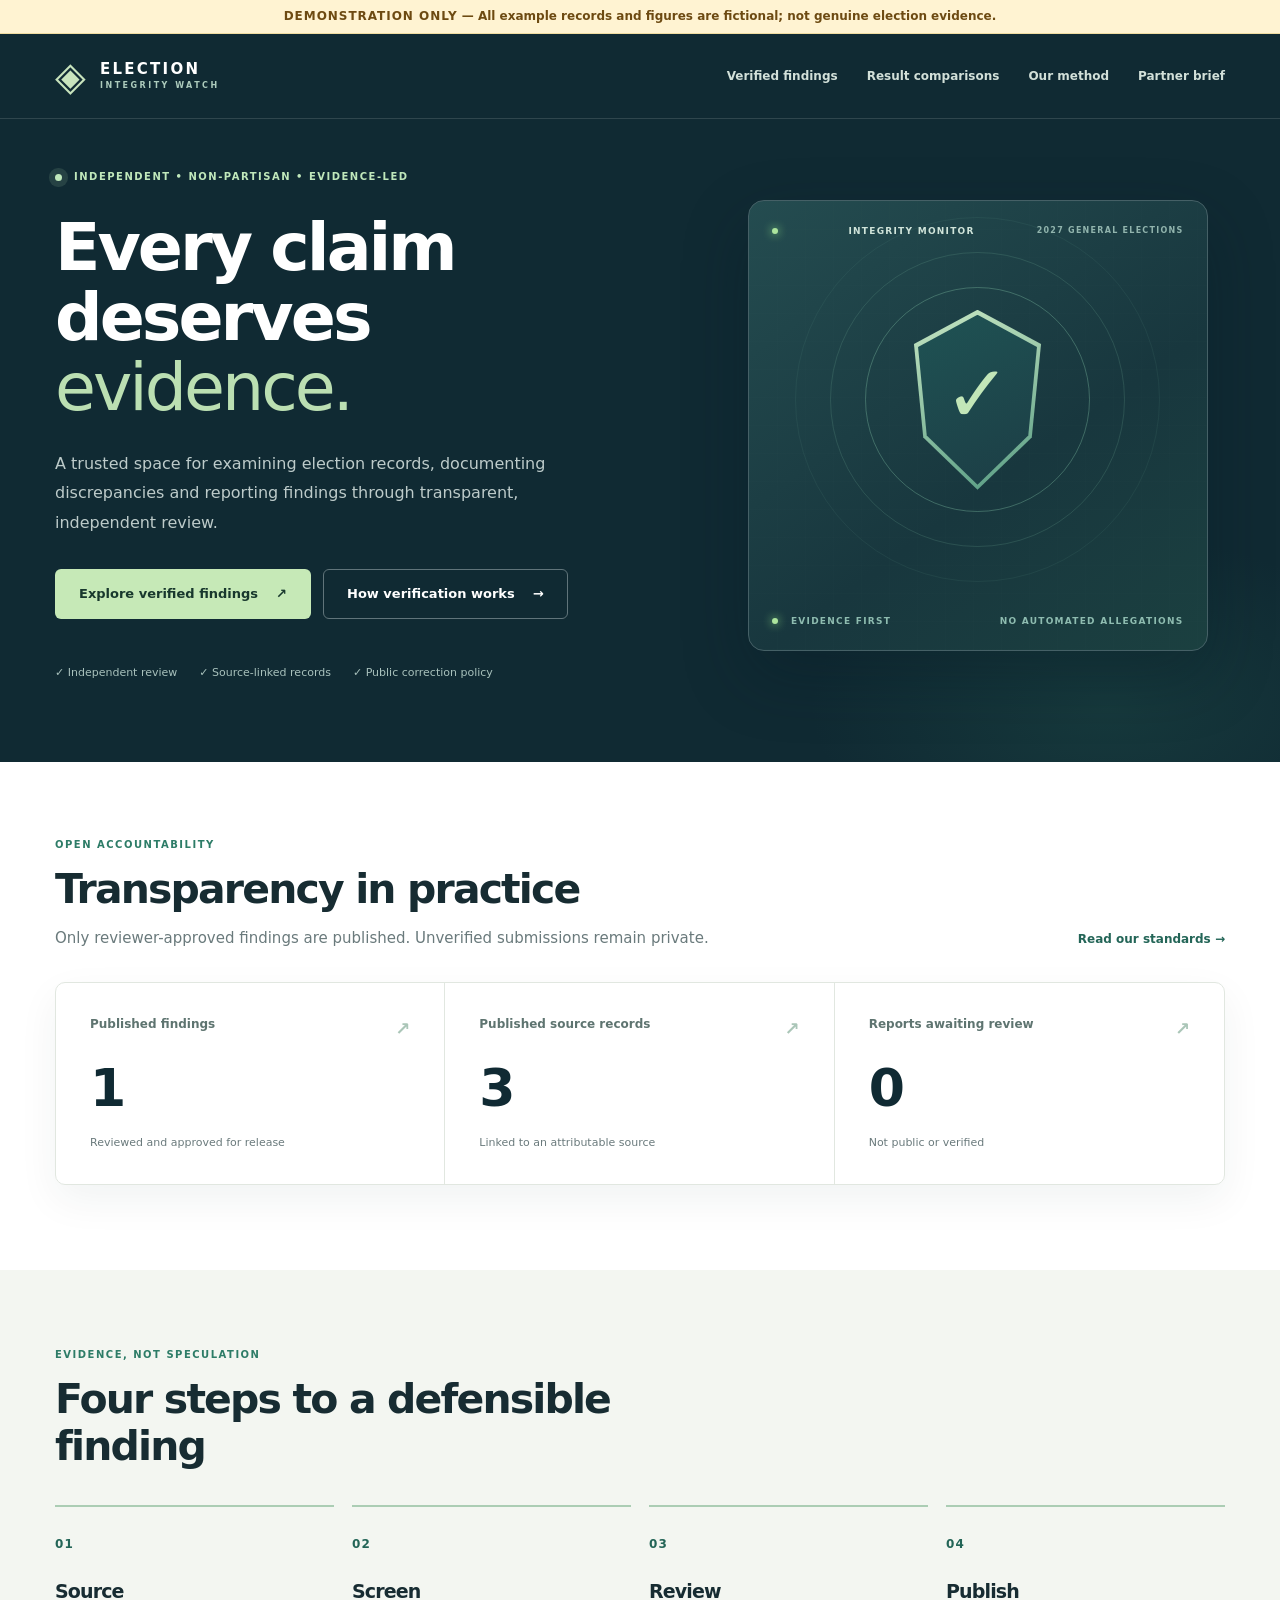
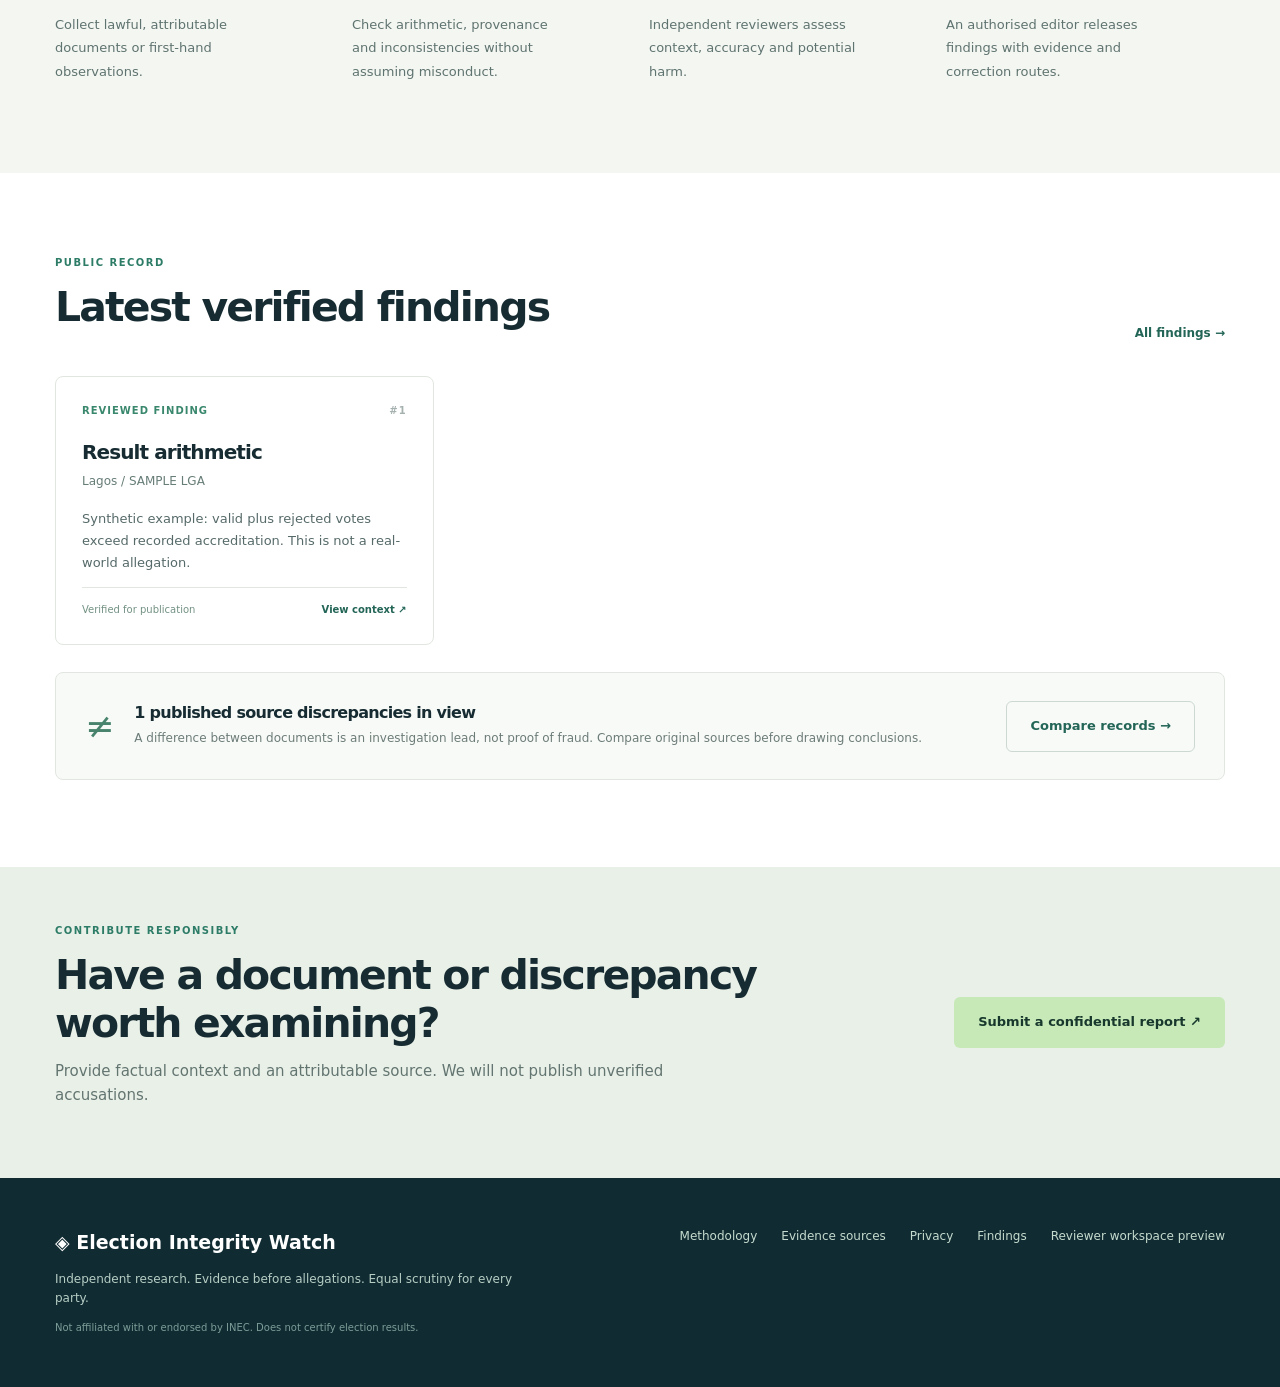
<file: index.html>
<!DOCTYPE html>

<html lang="en">
<head>
<meta charset="utf-8"/><meta content="width=device-width, initial-scale=1" name="viewport"/>
<meta content="Independent, non-partisan election evidence review and public transparency." name="description"/>
<title>Evidence. Independently verified. | Election Integrity Watch</title>
<link href="static/style.css" rel="stylesheet"/>
<meta content="noindex, nofollow" name="robots"/></head>
<body>
<a class="skip" href="#content">Skip to content</a>
<div class="demo-bar"><strong>DEMONSTRATION ONLY</strong> — All example records and figures are fictional; not genuine election evidence.</div>
<header class="topbar"><div class="container nav">
<a aria-label="Election Integrity Watch homepage" class="brand" href="index.html"><span class="brand-icon">◈</span><span>ELECTION<span class="brand-sub">INTEGRITY WATCH</span></span></a>
<nav aria-label="Primary navigation" class="navlinks">
<a href="findings.html">Verified findings</a><a href="results.html">Result comparisons</a><a href="methodology.html">Our method</a>
<a href="partner-overview.html">Partner brief</a></nav>
</div></header>
<main id="content">
<section class="hero"><div class="container hero-grid"><div class="hero-copy">
<div class="eyebrow"><span class="pulse"></span> INDEPENDENT • NON-PARTISAN • EVIDENCE-LED</div>
<h1>Every claim deserves <em>evidence.</em></h1>
<p class="hero-lead">A trusted space for examining election records, documenting discrepancies and reporting findings through transparent, independent review.</p>
<div class="hero-actions"><a class="btn btn-primary" href="findings.html">Explore verified findings <span>↗</span></a><a class="btn btn-secondary" href="methodology.html">How verification works <span>→</span></a></div>
<div class="trust-line"><span>✓ Independent review</span><span>✓ Source-linked records</span><span>✓ Public correction policy</span></div>
</div><div class="hero-aside"><div class="visual-panel"><div class="panel-head"><span class="light-dot"></span> INTEGRITY MONITOR <small>2027 GENERAL ELECTIONS</small></div>
<div class="shield-art"><div class="shield-outline"><span class="shield-symbol">✓</span></div><div class="orbit orbit-a"></div><div class="orbit orbit-b"></div><div class="orbit orbit-c"></div></div>
<div class="panel-foot"><div><span class="signal"></span> EVIDENCE FIRST</div><div>NO AUTOMATED ALLEGATIONS</div></div></div>
</div></div></section>
<section class="overview container"><div class="section-intro"><div><div class="section-kicker">OPEN ACCOUNTABILITY</div><h2>Transparency in practice</h2><p>Only reviewer-approved findings are published. Unverified submissions remain private.</p></div><a class="text-link" href="methodology.html">Read our standards →</a></div>
<div class="stats"><div class="stat"><div class="stat-top">Published findings <span>↗</span></div><div class="stat-number">1</div><div class="stat-foot">Reviewed and approved for release</div></div>
<div class="stat"><div class="stat-top">Published source records <span>↗</span></div><div class="stat-number">3</div><div class="stat-foot">Linked to an attributable source</div></div>
<div class="stat"><div class="stat-top">Reports awaiting review <span>↗</span></div><div class="stat-number">0</div><div class="stat-foot">Not public or verified</div></div></div>
</section>
<section class="process"><div class="container"><div class="section-kicker">EVIDENCE, NOT SPECULATION</div><h2>Four steps to a defensible finding</h2>
<div class="step-grid"><div class="step"><span>01</span><h3>Source</h3><p>Collect lawful, attributable documents or first-hand observations.</p></div><div class="step"><span>02</span><h3>Screen</h3><p>Check arithmetic, provenance and inconsistencies without assuming misconduct.</p></div><div class="step"><span>03</span><h3>Review</h3><p>Independent reviewers assess context, accuracy and potential harm.</p></div><div class="step"><span>04</span><h3>Publish</h3><p>An authorised editor releases findings with evidence and correction routes.</p></div></div>
</div></section>
<section class="container latest"><div class="section-intro"><div><div class="section-kicker">PUBLIC RECORD</div><h2>Latest verified findings</h2></div><a class="text-link" href="findings.html">All findings →</a></div>
<div class="card-grid"><article class="info-card"><div class="card-tag">REVIEWED FINDING <span>#1</span></div><h3>Result arithmetic</h3><div class="card-place">Lagos / SAMPLE LGA</div><p>Synthetic example: valid plus rejected votes exceed recorded accreditation. This is not a real-world allegation.</p><div class="info-bottom"><span>Verified for publication</span><a href="findings.html">View context ↗</a></div></article></div>
<div class="comparison-note"><div class="note-icon">≠</div><div><h3>1 published source discrepancies in view</h3><p>A difference between documents is an investigation lead, not proof of fraud. Compare original sources before drawing conclusions.</p></div><a class="btn btn-outline" href="results.html">Compare records →</a></div>
</section>
<section class="cta-section"><div class="container cta-layout"><div><div class="section-kicker">CONTRIBUTE RESPONSIBLY</div><h2>Have a document or discrepancy worth examining?</h2><p>Provide factual context and an attributable source. We will not publish unverified accusations.</p></div><a class="btn btn-primary" href="partner-overview.html">Submit a confidential report ↗</a></div></section>
</main>
<footer class="footer"><div class="container footer-inner">
<div><a class="footer-brand" href="index.html">◈ Election Integrity Watch</a><p>Independent research. Evidence before allegations. Equal scrutiny for every party.</p><small>Not affiliated with or endorsed by INEC. Does not certify election results.</small></div>
<div class="footer-links"><a href="methodology.html">Methodology</a><a href="sources.html">Evidence sources</a><a href="privacy.html">Privacy</a><a href="findings.html">Findings</a><a href="reviewer-preview.html">Reviewer workspace preview</a></div>
</div></footer>
</body></html>
</file>
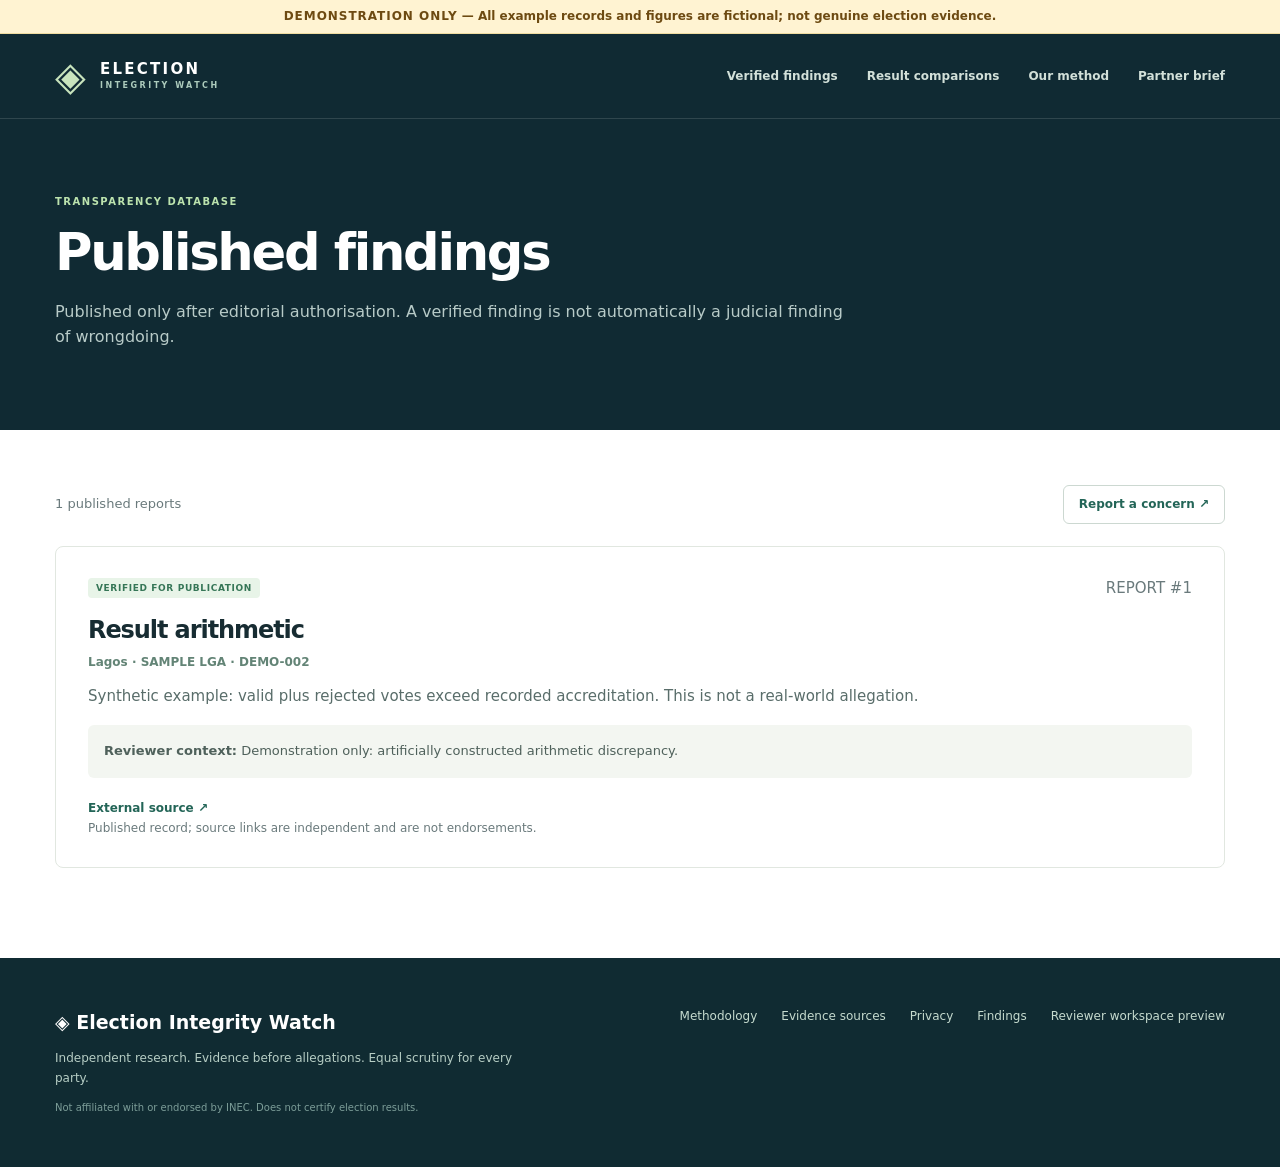
<file: findings.html>
<!DOCTYPE html>

<html lang="en">
<head>
<meta charset="utf-8"/><meta content="width=device-width, initial-scale=1" name="viewport"/>
<meta content="Independent, non-partisan election evidence review and public transparency." name="description"/>
<title>Verified findings | Election Integrity Watch</title>
<link href="static/style.css" rel="stylesheet"/>
<meta content="noindex, nofollow" name="robots"/></head>
<body>
<a class="skip" href="#content">Skip to content</a>
<div class="demo-bar"><strong>DEMONSTRATION ONLY</strong> — All example records and figures are fictional; not genuine election evidence.</div>
<header class="topbar"><div class="container nav">
<a aria-label="Election Integrity Watch homepage" class="brand" href="index.html"><span class="brand-icon">◈</span><span>ELECTION<span class="brand-sub">INTEGRITY WATCH</span></span></a>
<nav aria-label="Primary navigation" class="navlinks">
<a href="findings.html">Verified findings</a><a href="results.html">Result comparisons</a><a href="methodology.html">Our method</a>
<a href="partner-overview.html">Partner brief</a></nav>
</div></header>
<main id="content">
<section class="page-hero"><div class="container"><div class="section-kicker">TRANSPARENCY DATABASE</div><h1>Published findings</h1><p>Published only after editorial authorisation. A verified finding is not automatically a judicial finding of wrongdoing.</p></div></section>
<div class="container content-pad"><div class="toolbar"><span>1 published reports</span><a class="btn btn-small btn-outline" href="partner-overview.html">Report a concern ↗</a></div>
<div class="finding-list"><article class="finding-row"><div class="finding-top"><span class="tag">VERIFIED FOR PUBLICATION</span><span class="muted">REPORT #1</span></div><h2>Result arithmetic</h2><p class="location">Lagos · SAMPLE LGA · DEMO-002</p><p>Synthetic example: valid plus rejected votes exceed recorded accreditation. This is not a real-world allegation.</p><div class="review-note"><strong>Reviewer context:</strong> Demonstration only: artificially constructed arithmetic discrepancy.</div><a class="text-link" href="https://example.org/fictional-sample" rel="nofollow noopener noreferrer" target="_blank">External source ↗</a><div class="muted small">Published record; source links are independent and are not endorsements.</div></article></div>
</div></main>
<footer class="footer"><div class="container footer-inner">
<div><a class="footer-brand" href="index.html">◈ Election Integrity Watch</a><p>Independent research. Evidence before allegations. Equal scrutiny for every party.</p><small>Not affiliated with or endorsed by INEC. Does not certify election results.</small></div>
<div class="footer-links"><a href="methodology.html">Methodology</a><a href="sources.html">Evidence sources</a><a href="privacy.html">Privacy</a><a href="findings.html">Findings</a><a href="reviewer-preview.html">Reviewer workspace preview</a></div>
</div></footer>
</body></html>
</file>
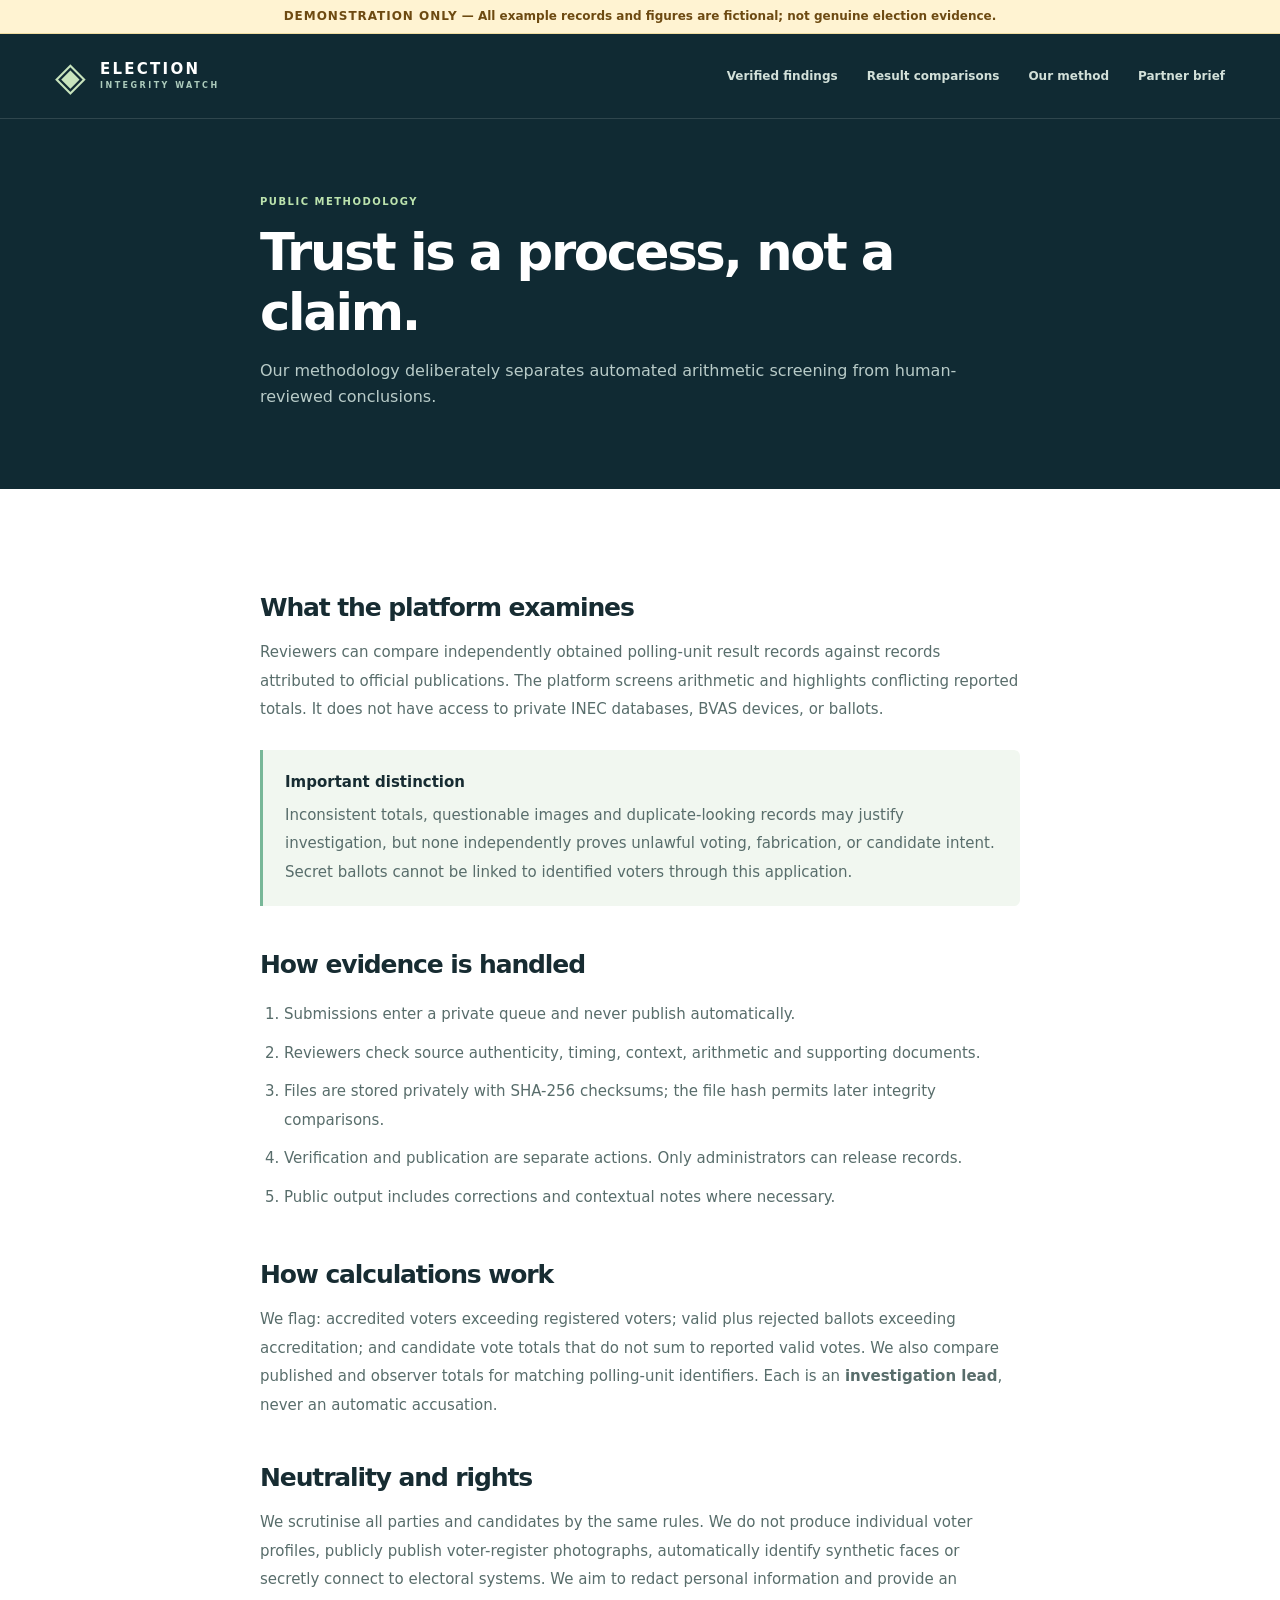
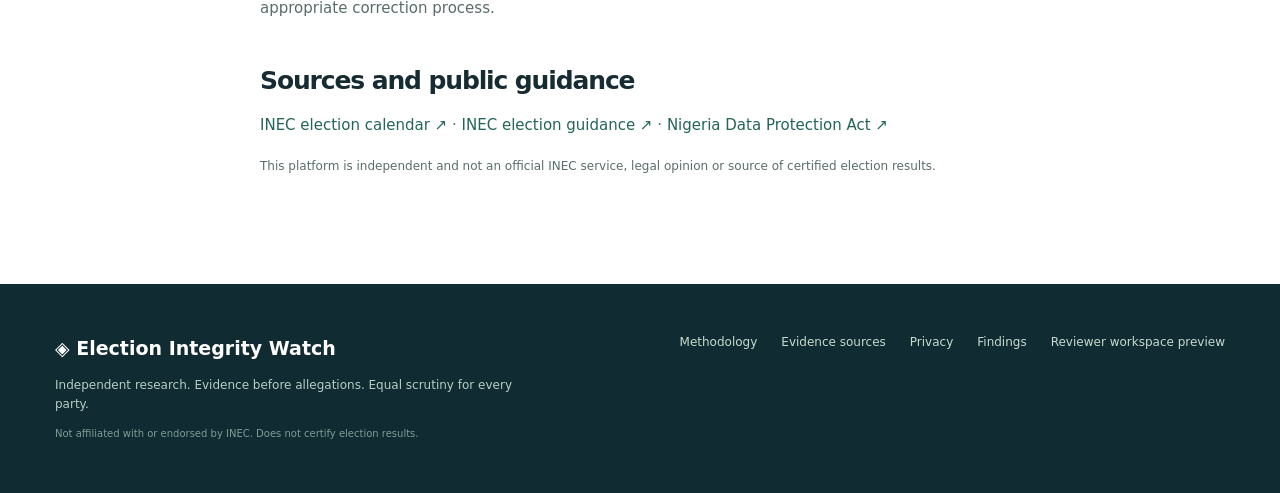
<file: methodology.html>
<!DOCTYPE html>

<html lang="en">
<head>
<meta charset="utf-8"/><meta content="width=device-width, initial-scale=1" name="viewport"/>
<meta content="Independent, non-partisan election evidence review and public transparency." name="description"/>
<title>Verification methodology | Election Integrity Watch</title>
<link href="static/style.css" rel="stylesheet"/>
<meta content="noindex, nofollow" name="robots"/></head>
<body>
<a class="skip" href="#content">Skip to content</a>
<div class="demo-bar"><strong>DEMONSTRATION ONLY</strong> — All example records and figures are fictional; not genuine election evidence.</div>
<header class="topbar"><div class="container nav">
<a aria-label="Election Integrity Watch homepage" class="brand" href="index.html"><span class="brand-icon">◈</span><span>ELECTION<span class="brand-sub">INTEGRITY WATCH</span></span></a>
<nav aria-label="Primary navigation" class="navlinks">
<a href="findings.html">Verified findings</a><a href="results.html">Result comparisons</a><a href="methodology.html">Our method</a>
<a href="partner-overview.html">Partner brief</a></nav>
</div></header>
<main id="content">
<section class="page-hero"><div class="container narrow"><div class="section-kicker">PUBLIC METHODOLOGY</div><h1>Trust is a process, not a claim.</h1><p>Our methodology deliberately separates automated arithmetic screening from human-reviewed conclusions.</p></div></section>
<div class="container narrow prose"><h2>What the platform examines</h2><p>Reviewers can compare independently obtained polling-unit result records against records attributed to official publications. The platform screens arithmetic and highlights conflicting reported totals. It does not have access to private INEC databases, BVAS devices, or ballots.</p>
<div class="callout"><strong>Important distinction</strong><p>Inconsistent totals, questionable images and duplicate-looking records may justify investigation, but none independently proves unlawful voting, fabrication, or candidate intent. Secret ballots cannot be linked to identified voters through this application.</p></div>
<h2>How evidence is handled</h2><ol><li>Submissions enter a private queue and never publish automatically.</li><li>Reviewers check source authenticity, timing, context, arithmetic and supporting documents.</li><li>Files are stored privately with SHA-256 checksums; the file hash permits later integrity comparisons.</li><li>Verification and publication are separate actions. Only administrators can release records.</li><li>Public output includes corrections and contextual notes where necessary.</li></ol>
<h2>How calculations work</h2><p>We flag: accredited voters exceeding registered voters; valid plus rejected ballots exceeding accreditation; and candidate vote totals that do not sum to reported valid votes. We also compare published and observer totals for matching polling-unit identifiers. Each is an <strong>investigation lead</strong>, never an automatic accusation.</p>
<h2>Neutrality and rights</h2><p>We scrutinise all parties and candidates by the same rules. We do not produce individual voter profiles, publicly publish voter-register photographs, automatically identify synthetic faces or secretly connect to electoral systems. We aim to redact personal information and provide an appropriate correction process.</p>
<h2>Sources and public guidance</h2><p><a href="https://www.inecnigeria.org/elections/calendar/" rel="noopener noreferrer" target="_blank">INEC election calendar ↗</a> · <a href="https://www.inecnigeria.org/elections/guidelines" rel="noopener noreferrer" target="_blank">INEC election guidance ↗</a> · <a href="https://ndpc.gov.ng/download/nigeria-data-protection-act-2023" rel="noopener noreferrer" target="_blank">Nigeria Data Protection Act ↗</a></p>
<p class="small">This platform is independent and not an official INEC service, legal opinion or source of certified election results.</p></div></main>
<footer class="footer"><div class="container footer-inner">
<div><a class="footer-brand" href="index.html">◈ Election Integrity Watch</a><p>Independent research. Evidence before allegations. Equal scrutiny for every party.</p><small>Not affiliated with or endorsed by INEC. Does not certify election results.</small></div>
<div class="footer-links"><a href="methodology.html">Methodology</a><a href="sources.html">Evidence sources</a><a href="privacy.html">Privacy</a><a href="findings.html">Findings</a><a href="reviewer-preview.html">Reviewer workspace preview</a></div>
</div></footer>
</body></html>
</file>
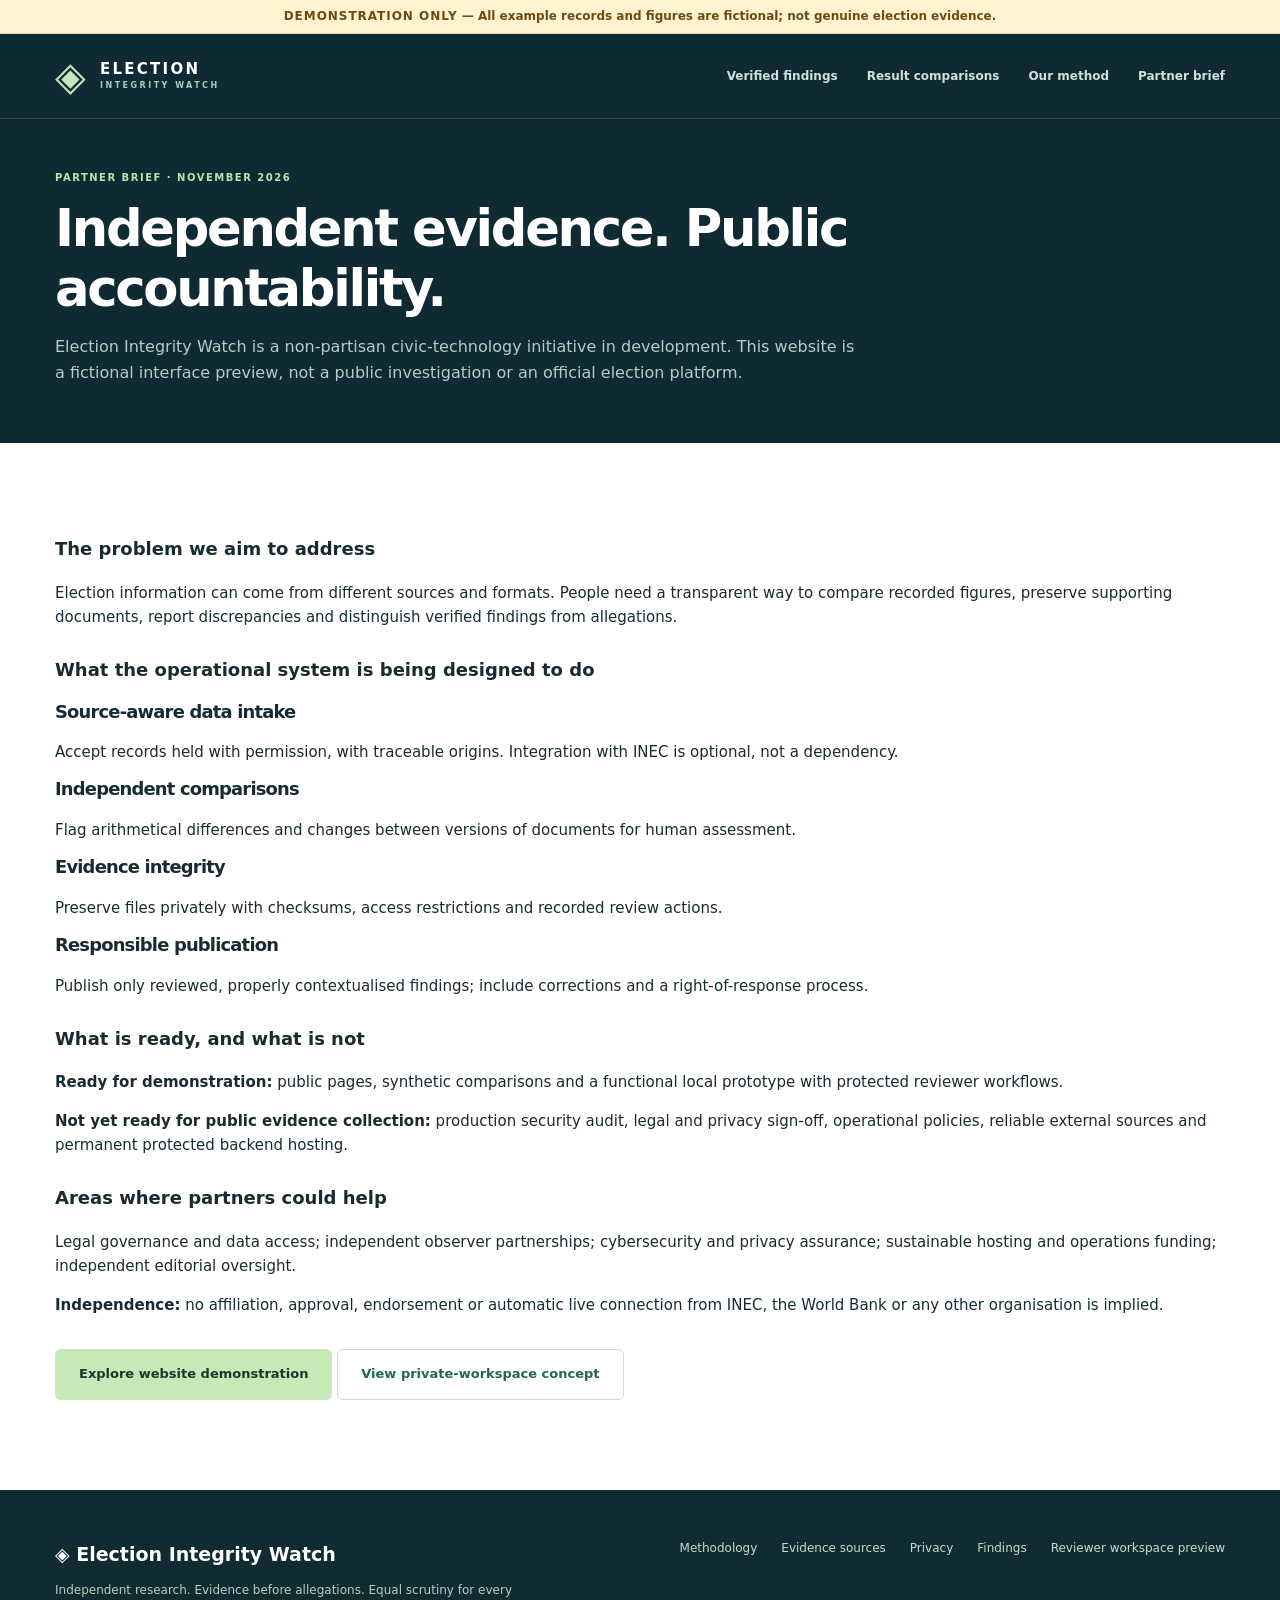
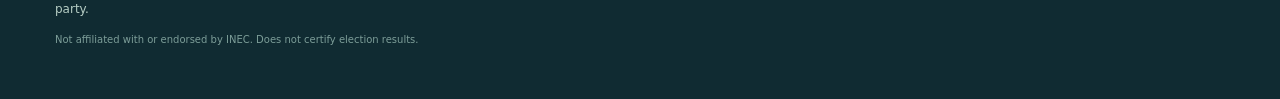
<file: partner-overview.html>
<!DOCTYPE html>
<html lang="en"><head><meta charset="utf-8"/><meta content="width=device-width,initial-scale=1" name="viewport"/><meta content="noindex,nofollow" name="robots"/><meta content="Fictional partner preview of an independent, non-partisan election evidence system" name="description"/><title>Partner overview | Election Integrity Watch</title><link href="static/style.css" rel="stylesheet"/></head><body><div class="demo-bar"><strong>DEMONSTRATION ONLY</strong> — All example records and figures are fictional; not genuine election evidence.</div><header class="topbar"><div class="container nav">
<a aria-label="Election Integrity Watch homepage" class="brand" href="index.html"><span class="brand-icon">◈</span><span>ELECTION<span class="brand-sub">INTEGRITY WATCH</span></span></a>
<nav aria-label="Primary navigation" class="navlinks">
<a href="findings.html">Verified findings</a><a href="results.html">Result comparisons</a><a href="methodology.html">Our method</a>
<a href="partner-overview.html">Partner brief</a></nav>
</div></header><main id="content"><section class="page-hero page-hero-compact"><div class="container"><div class="section-kicker">PARTNER BRIEF · NOVEMBER 2026</div><h1>Independent evidence. Public accountability.</h1><p>Election Integrity Watch is a non-partisan civic-technology initiative in development. This website is a fictional interface preview, not a public investigation or an official election platform.</p></div></section><div class="container content-pad">
<div class="minor-heading">The problem we aim to address</div><p>Election information can come from different sources and formats. People need a transparent way to compare recorded figures, preserve supporting documents, report discrepancies and distinguish verified findings from allegations.</p>
<div class="minor-heading top-spacing">What the operational system is being designed to do</div><div class="feature-grid"><div class="feature-card"><h3>Source-aware data intake</h3><p>Accept records held with permission, with traceable origins. Integration with INEC is optional, not a dependency.</p></div><div class="feature-card"><h3>Independent comparisons</h3><p>Flag arithmetical differences and changes between versions of documents for human assessment.</p></div><div class="feature-card"><h3>Evidence integrity</h3><p>Preserve files privately with checksums, access restrictions and recorded review actions.</p></div><div class="feature-card"><h3>Responsible publication</h3><p>Publish only reviewed, properly contextualised findings; include corrections and a right-of-response process.</p></div></div>
<div class="minor-heading top-spacing">What is ready, and what is not</div><p><strong>Ready for demonstration:</strong> public pages, synthetic comparisons and a functional local prototype with protected reviewer workflows.</p><p><strong>Not yet ready for public evidence collection:</strong> production security audit, legal and privacy sign-off, operational policies, reliable external sources and permanent protected backend hosting.</p>
<div class="minor-heading top-spacing">Areas where partners could help</div><p>Legal governance and data access; independent observer partnerships; cybersecurity and privacy assurance; sustainable hosting and operations funding; independent editorial oversight.</p>
<p><strong>Independence:</strong> no affiliation, approval, endorsement or automatic live connection from INEC, the World Bank or any other organisation is implied.</p>
<div style="margin-top:2rem"><a class="btn btn-primary" href="index.html">Explore website demonstration</a> <a class="btn btn-outline" href="reviewer-preview.html">View private-workspace concept</a></div></div></main><footer class="footer"><div class="container footer-inner">
<div><a class="footer-brand" href="index.html">◈ Election Integrity Watch</a><p>Independent research. Evidence before allegations. Equal scrutiny for every party.</p><small>Not affiliated with or endorsed by INEC. Does not certify election results.</small></div>
<div class="footer-links"><a href="methodology.html">Methodology</a><a href="sources.html">Evidence sources</a><a href="privacy.html">Privacy</a><a href="findings.html">Findings</a><a href="reviewer-preview.html">Reviewer workspace preview</a></div>
</div></footer></body></html>
</file>
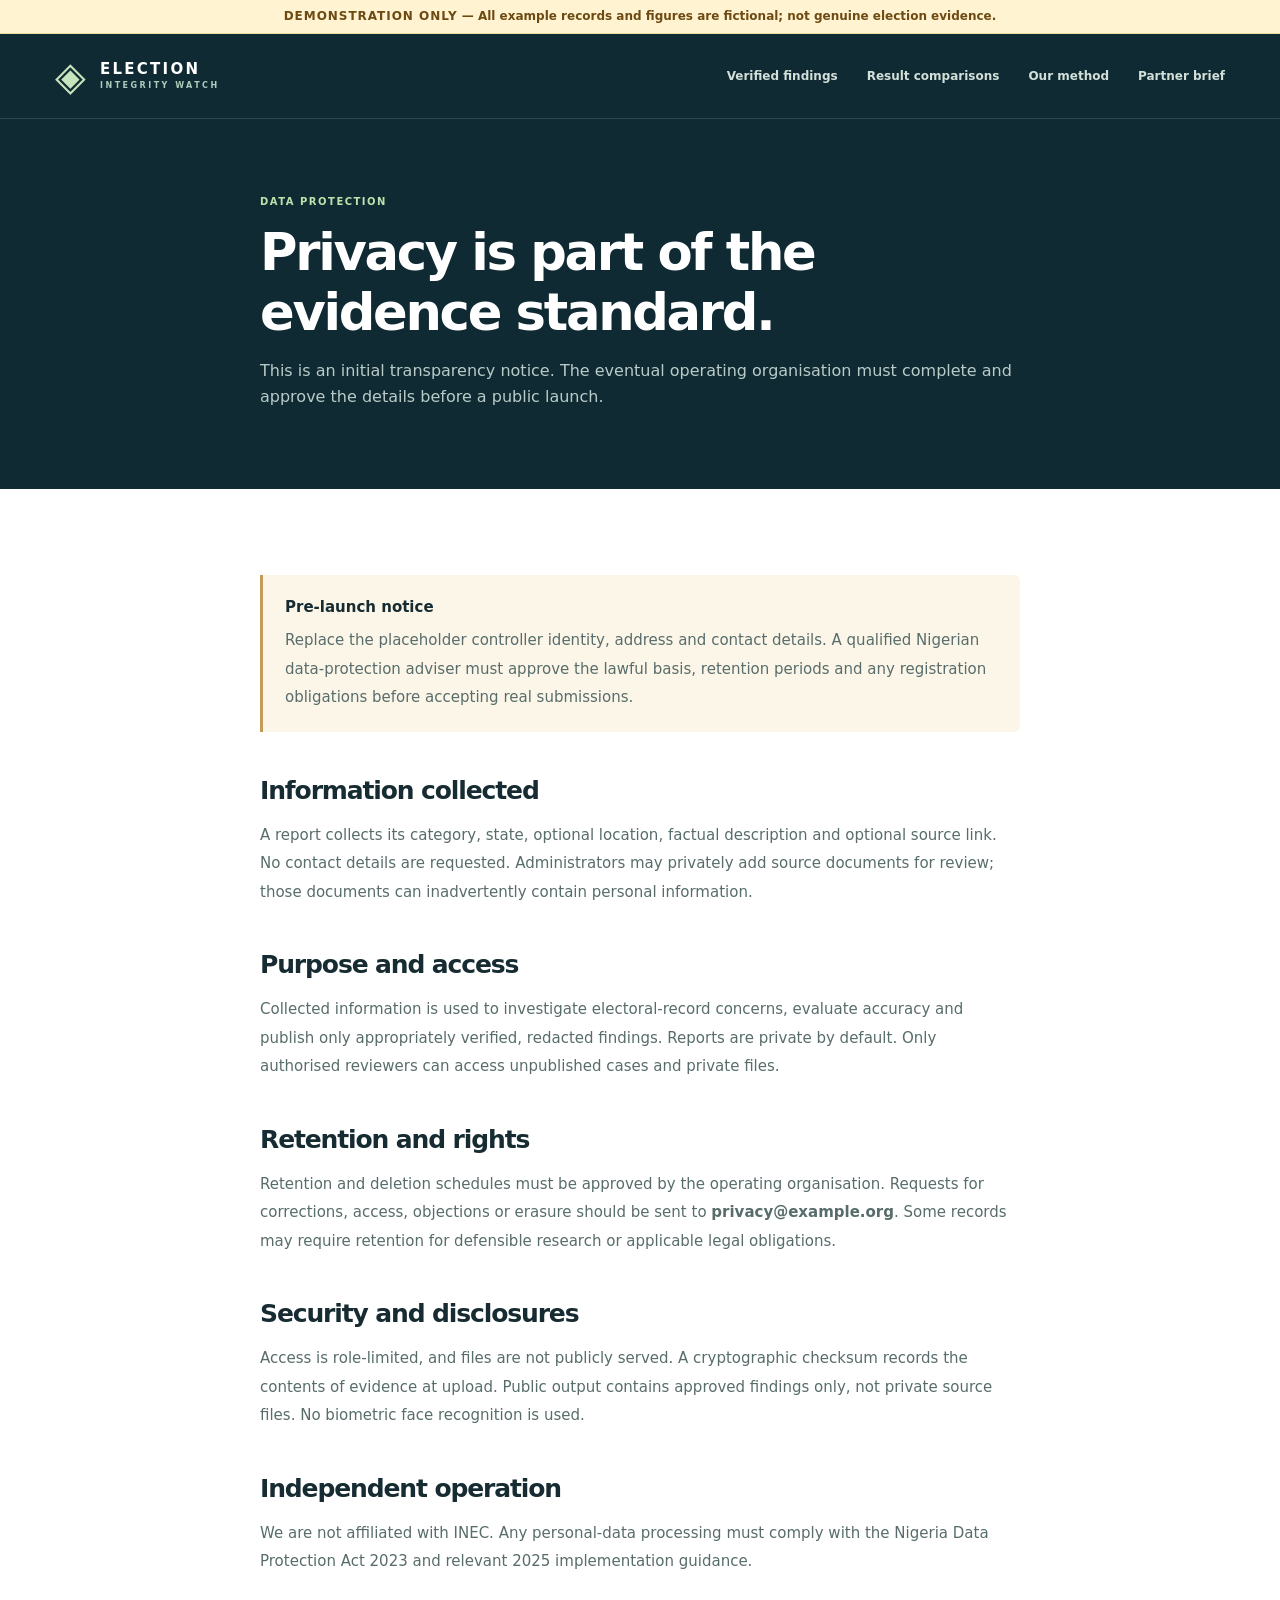
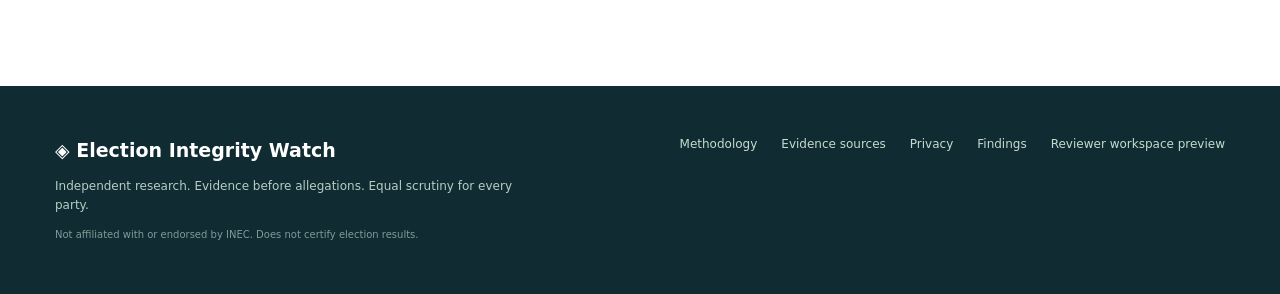
<file: privacy.html>
<!DOCTYPE html>

<html lang="en">
<head>
<meta charset="utf-8"/><meta content="width=device-width, initial-scale=1" name="viewport"/>
<meta content="Independent, non-partisan election evidence review and public transparency." name="description"/>
<title>Privacy notice | Election Integrity Watch</title>
<link href="static/style.css" rel="stylesheet"/>
<meta content="noindex, nofollow" name="robots"/></head>
<body>
<a class="skip" href="#content">Skip to content</a>
<div class="demo-bar"><strong>DEMONSTRATION ONLY</strong> — All example records and figures are fictional; not genuine election evidence.</div>
<header class="topbar"><div class="container nav">
<a aria-label="Election Integrity Watch homepage" class="brand" href="index.html"><span class="brand-icon">◈</span><span>ELECTION<span class="brand-sub">INTEGRITY WATCH</span></span></a>
<nav aria-label="Primary navigation" class="navlinks">
<a href="findings.html">Verified findings</a><a href="results.html">Result comparisons</a><a href="methodology.html">Our method</a>
<a href="partner-overview.html">Partner brief</a></nav>
</div></header>
<main id="content"><section class="page-hero"><div class="container narrow"><div class="section-kicker">DATA PROTECTION</div><h1>Privacy is part of the evidence standard.</h1><p>This is an initial transparency notice. The eventual operating organisation must complete and approve the details before a public launch.</p></div></section>
<div class="container narrow prose"><div class="callout warning"><strong>Pre-launch notice</strong><p>Replace the placeholder controller identity, address and contact details. A qualified Nigerian data-protection adviser must approve the lawful basis, retention periods and any registration obligations before accepting real submissions.</p></div>
<h2>Information collected</h2><p>A report collects its category, state, optional location, factual description and optional source link. No contact details are requested. Administrators may privately add source documents for review; those documents can inadvertently contain personal information.</p>
<h2>Purpose and access</h2><p>Collected information is used to investigate electoral-record concerns, evaluate accuracy and publish only appropriately verified, redacted findings. Reports are private by default. Only authorised reviewers can access unpublished cases and private files.</p>
<h2>Retention and rights</h2><p>Retention and deletion schedules must be approved by the operating organisation. Requests for corrections, access, objections or erasure should be sent to <strong>privacy@example.org</strong>. Some records may require retention for defensible research or applicable legal obligations.</p>
<h2>Security and disclosures</h2><p>Access is role-limited, and files are not publicly served. A cryptographic checksum records the contents of evidence at upload. Public output contains approved findings only, not private source files. No biometric face recognition is used.</p>
<h2>Independent operation</h2><p>We are not affiliated with INEC. Any personal-data processing must comply with the Nigeria Data Protection Act 2023 and relevant 2025 implementation guidance.</p></div></main>
<footer class="footer"><div class="container footer-inner">
<div><a class="footer-brand" href="index.html">◈ Election Integrity Watch</a><p>Independent research. Evidence before allegations. Equal scrutiny for every party.</p><small>Not affiliated with or endorsed by INEC. Does not certify election results.</small></div>
<div class="footer-links"><a href="methodology.html">Methodology</a><a href="sources.html">Evidence sources</a><a href="privacy.html">Privacy</a><a href="findings.html">Findings</a><a href="reviewer-preview.html">Reviewer workspace preview</a></div>
</div></footer>
</body></html>
</file>
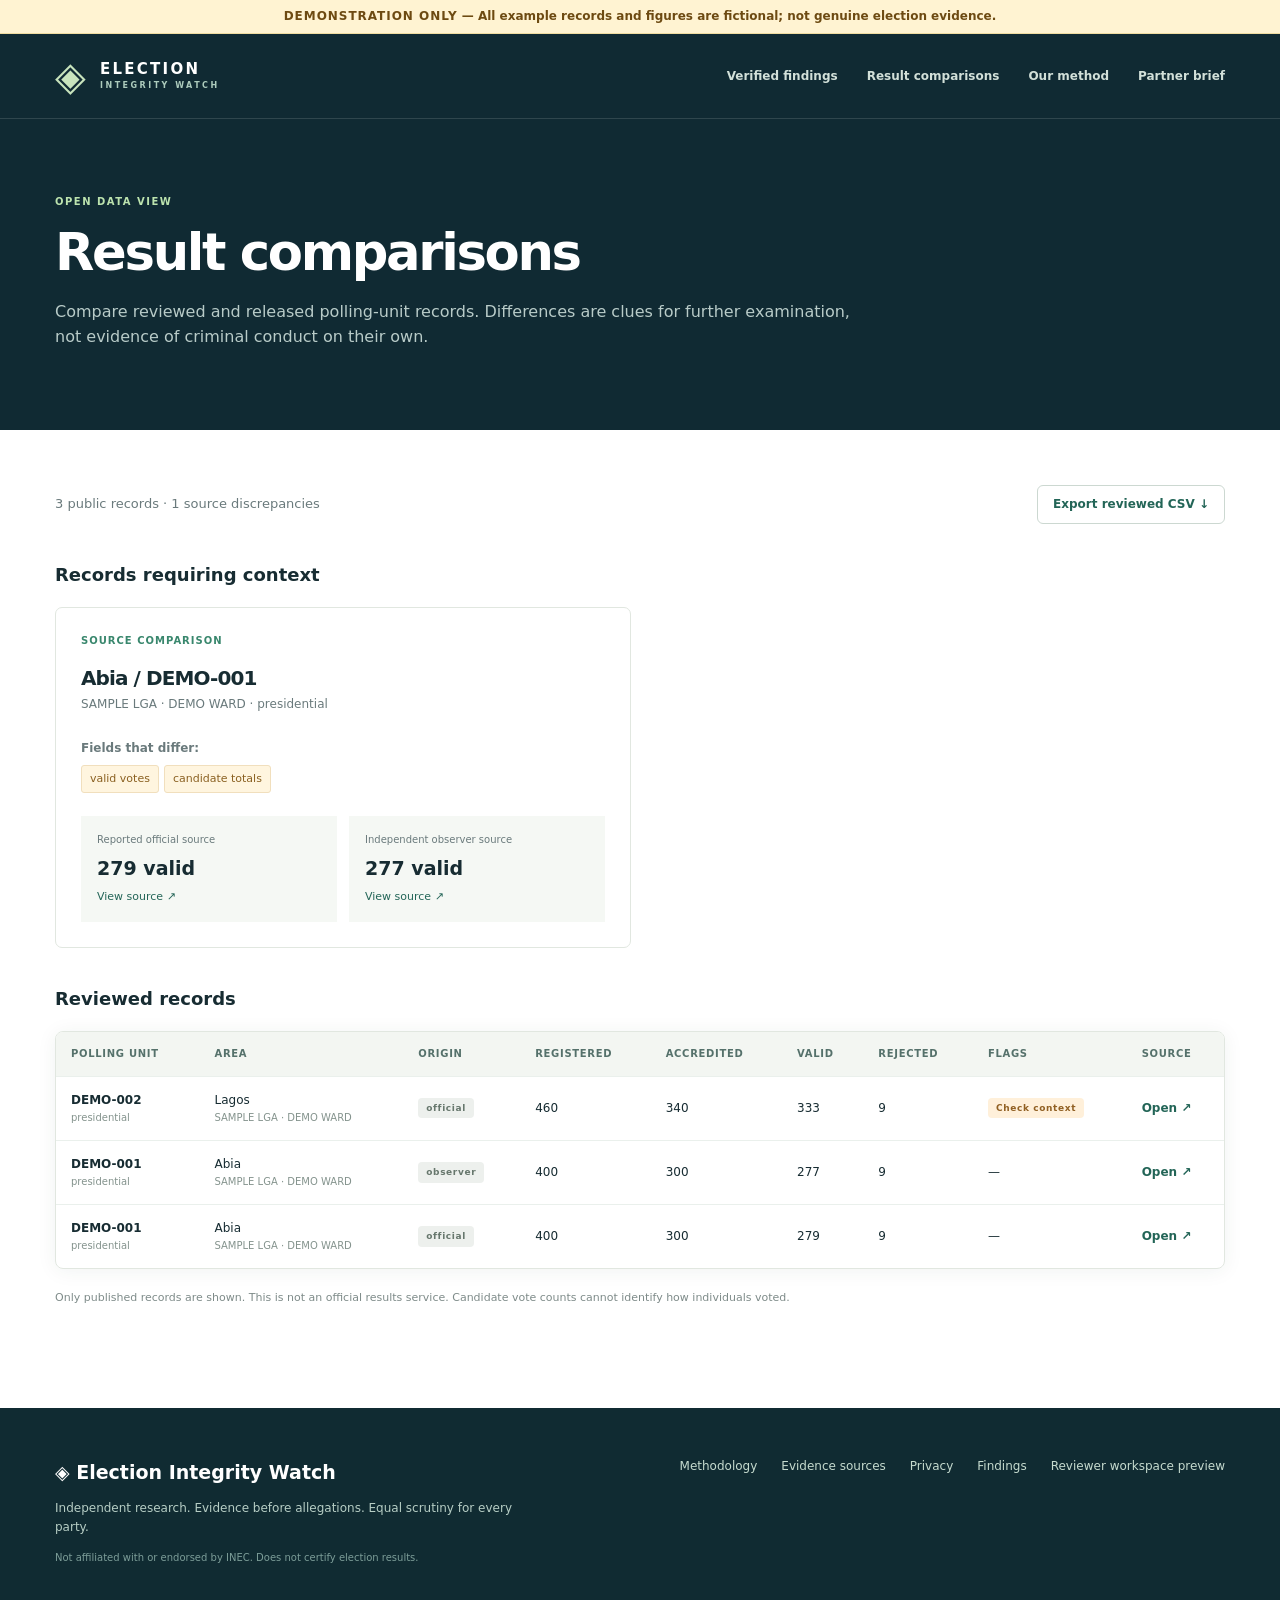
<file: results.html>
<!DOCTYPE html>

<html lang="en">
<head>
<meta charset="utf-8"/><meta content="width=device-width, initial-scale=1" name="viewport"/>
<meta content="Independent, non-partisan election evidence review and public transparency." name="description"/>
<title>Result comparisons | Election Integrity Watch</title>
<link href="static/style.css" rel="stylesheet"/>
<meta content="noindex, nofollow" name="robots"/></head>
<body>
<a class="skip" href="#content">Skip to content</a>
<div class="demo-bar"><strong>DEMONSTRATION ONLY</strong> — All example records and figures are fictional; not genuine election evidence.</div>
<header class="topbar"><div class="container nav">
<a aria-label="Election Integrity Watch homepage" class="brand" href="index.html"><span class="brand-icon">◈</span><span>ELECTION<span class="brand-sub">INTEGRITY WATCH</span></span></a>
<nav aria-label="Primary navigation" class="navlinks">
<a href="findings.html">Verified findings</a><a href="results.html">Result comparisons</a><a href="methodology.html">Our method</a>
<a href="partner-overview.html">Partner brief</a></nav>
</div></header>
<main id="content">
<section class="page-hero"><div class="container"><div class="section-kicker">OPEN DATA VIEW</div><h1>Result comparisons</h1><p>Compare reviewed and released polling-unit records. Differences are clues for further examination, not evidence of criminal conduct on their own.</p></div></section>
<div class="container content-pad"><div class="toolbar"><span>3 public records · 1 source discrepancies</span><a class="btn btn-small btn-outline" href="sample-results.csv">Export reviewed CSV ↓</a></div>
<div class="minor-heading">Records requiring context</div><div class="comparison-grid"><div class="comparison-card"><div class="card-tag">SOURCE COMPARISON</div><h3>Abia / DEMO-001</h3><p>SAMPLE LGA · DEMO WARD · presidential</p><p class="compare-label">Fields that differ:</p><div class="chips"><span class="chip">valid votes</span><span class="chip">candidate totals</span></div><div class="compare-cols"><div><span>Reported official source</span><strong>279 valid</strong><a href="https://example.org/fictional-sample" rel="nofollow noopener noreferrer" target="_blank">View source ↗</a></div><div><span>Independent observer source</span><strong>277 valid</strong><a href="https://example.org/fictional-sample" rel="nofollow noopener noreferrer" target="_blank">View source ↗</a></div></div></div></div>
<div class="minor-heading">Reviewed records</div>
<div class="table-scroll"><table><thead><tr><th>Polling unit</th><th>Area</th><th>Origin</th><th>Registered</th><th>Accredited</th><th>Valid</th><th>Rejected</th><th>Flags</th><th>Source</th></tr></thead><tbody><tr><td><strong>DEMO-002</strong><small>presidential</small></td><td>Lagos<small>SAMPLE LGA · DEMO WARD</small></td><td><span class="tag tag-neutral">official</span></td><td>460</td><td>340</td><td>333</td><td>9</td><td><span class="tag tag-amber">Check context</span></td><td><a href="https://example.org/fictional-sample" rel="nofollow noopener noreferrer" target="_blank">Open ↗</a></td></tr><tr><td><strong>DEMO-001</strong><small>presidential</small></td><td>Abia<small>SAMPLE LGA · DEMO WARD</small></td><td><span class="tag tag-neutral">observer</span></td><td>400</td><td>300</td><td>277</td><td>9</td><td>—</td><td><a href="https://example.org/fictional-sample" rel="nofollow noopener noreferrer" target="_blank">Open ↗</a></td></tr><tr><td><strong>DEMO-001</strong><small>presidential</small></td><td>Abia<small>SAMPLE LGA · DEMO WARD</small></td><td><span class="tag tag-neutral">official</span></td><td>400</td><td>300</td><td>279</td><td>9</td><td>—</td><td><a href="https://example.org/fictional-sample" rel="nofollow noopener noreferrer" target="_blank">Open ↗</a></td></tr></tbody></table></div>
<p class="table-disclaimer">Only published records are shown. This is not an official results service. Candidate vote counts cannot identify how individuals voted.</p></div></main>
<footer class="footer"><div class="container footer-inner">
<div><a class="footer-brand" href="index.html">◈ Election Integrity Watch</a><p>Independent research. Evidence before allegations. Equal scrutiny for every party.</p><small>Not affiliated with or endorsed by INEC. Does not certify election results.</small></div>
<div class="footer-links"><a href="methodology.html">Methodology</a><a href="sources.html">Evidence sources</a><a href="privacy.html">Privacy</a><a href="findings.html">Findings</a><a href="reviewer-preview.html">Reviewer workspace preview</a></div>
</div></footer>
</body></html>
</file>
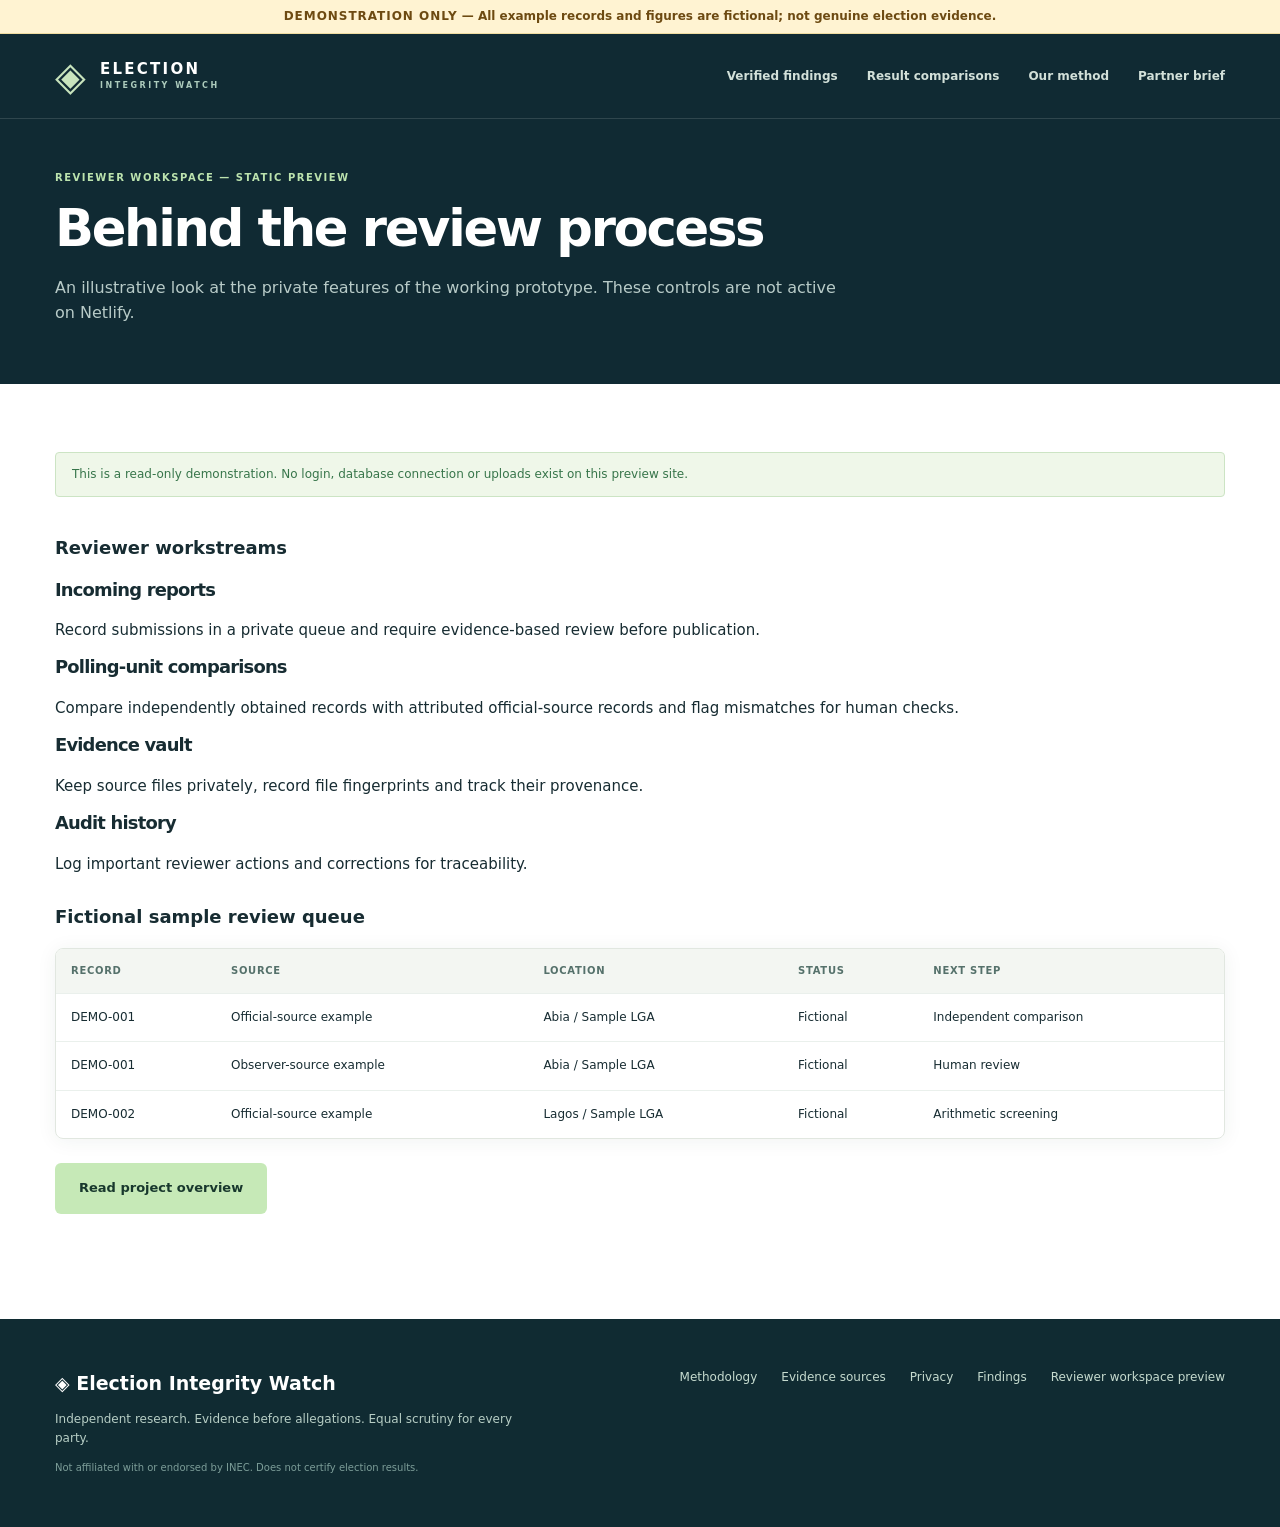
<file: reviewer-preview.html>
<!DOCTYPE html>
<html lang="en"><head><meta charset="utf-8"/><meta content="width=device-width,initial-scale=1" name="viewport"/><meta content="noindex,nofollow" name="robots"/><meta content="Fictional partner preview of an independent, non-partisan election evidence system" name="description"/><title>Reviewer workspace preview | Election Integrity Watch</title><link href="static/style.css" rel="stylesheet"/></head><body><div class="demo-bar"><strong>DEMONSTRATION ONLY</strong> — All example records and figures are fictional; not genuine election evidence.</div><header class="topbar"><div class="container nav">
<a aria-label="Election Integrity Watch homepage" class="brand" href="index.html"><span class="brand-icon">◈</span><span>ELECTION<span class="brand-sub">INTEGRITY WATCH</span></span></a>
<nav aria-label="Primary navigation" class="navlinks">
<a href="findings.html">Verified findings</a><a href="results.html">Result comparisons</a><a href="methodology.html">Our method</a>
<a href="partner-overview.html">Partner brief</a></nav>
</div></header><main id="content"><section class="page-hero page-hero-compact"><div class="container"><div class="section-kicker">REVIEWER WORKSPACE — STATIC PREVIEW</div><h1>Behind the review process</h1><p>An illustrative look at the private features of the working prototype. These controls are not active on Netlify.</p></div></section><div class="container content-pad"><div class="form-success">This is a read-only demonstration. No login, database connection or uploads exist on this preview site.</div>
<div class="minor-heading">Reviewer workstreams</div><div class="feature-grid">
<div class="feature-card"><h3>Incoming reports</h3><p>Record submissions in a private queue and require evidence-based review before publication.</p></div>
<div class="feature-card"><h3>Polling-unit comparisons</h3><p>Compare independently obtained records with attributed official-source records and flag mismatches for human checks.</p></div>
<div class="feature-card"><h3>Evidence vault</h3><p>Keep source files privately, record file fingerprints and track their provenance.</p></div>
<div class="feature-card"><h3>Audit history</h3><p>Log important reviewer actions and corrections for traceability.</p></div>
</div><div class="minor-heading top-spacing">Fictional sample review queue</div><div class="table-scroll"><table><thead><tr><th>Record</th><th>Source</th><th>Location</th><th>Status</th><th>Next step</th></tr></thead><tbody><tr><td>DEMO-001</td><td>Official-source example</td><td>Abia / Sample LGA</td><td>Fictional</td><td>Independent comparison</td></tr><tr><td>DEMO-001</td><td>Observer-source example</td><td>Abia / Sample LGA</td><td>Fictional</td><td>Human review</td></tr><tr><td>DEMO-002</td><td>Official-source example</td><td>Lagos / Sample LGA</td><td>Fictional</td><td>Arithmetic screening</td></tr></tbody></table></div><p style="margin-top:1.5rem"><a class="btn btn-primary" href="partner-overview.html">Read project overview</a></p></div></main><footer class="footer"><div class="container footer-inner">
<div><a class="footer-brand" href="index.html">◈ Election Integrity Watch</a><p>Independent research. Evidence before allegations. Equal scrutiny for every party.</p><small>Not affiliated with or endorsed by INEC. Does not certify election results.</small></div>
<div class="footer-links"><a href="methodology.html">Methodology</a><a href="sources.html">Evidence sources</a><a href="privacy.html">Privacy</a><a href="findings.html">Findings</a><a href="reviewer-preview.html">Reviewer workspace preview</a></div>
</div></footer></body></html>
</file>
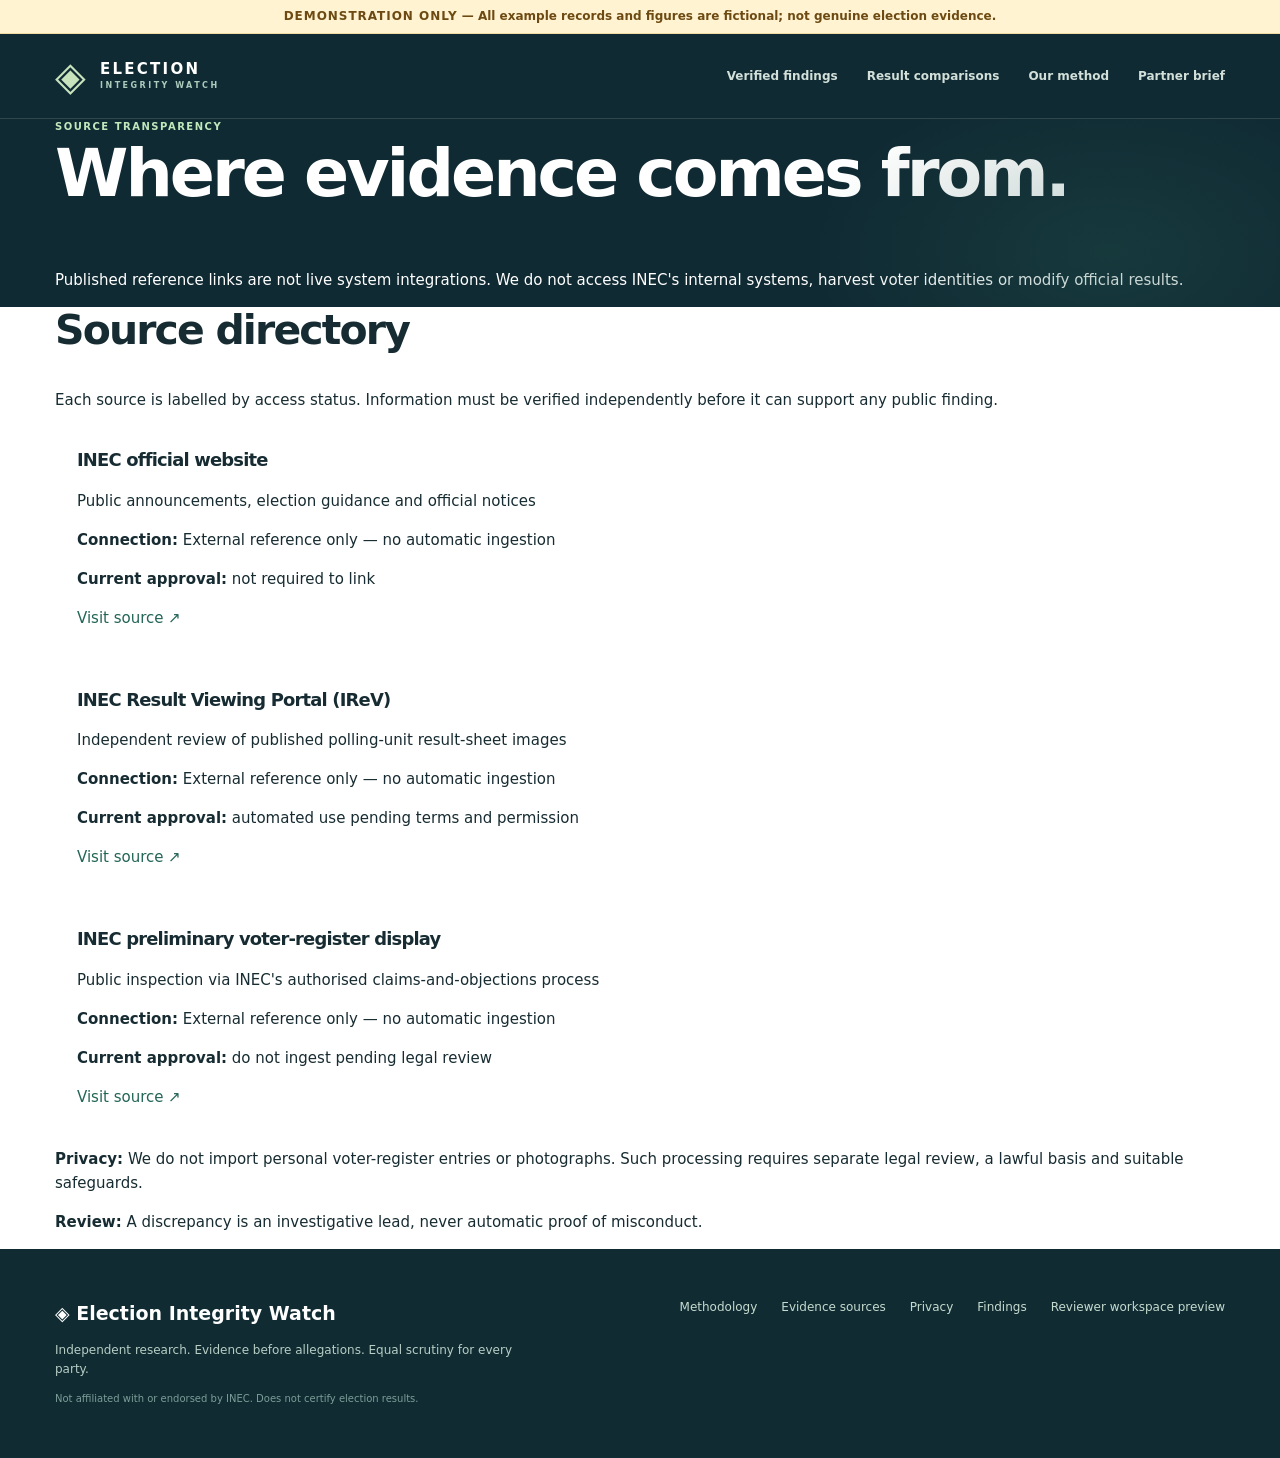
<file: sources.html>
<!DOCTYPE html>

<html lang="en">
<head>
<meta charset="utf-8"/><meta content="width=device-width, initial-scale=1" name="viewport"/>
<meta content="Independent, non-partisan election evidence review and public transparency." name="description"/>
<title>Evidence sources | Election Integrity Watch</title>
<link href="static/style.css" rel="stylesheet"/>
<meta content="noindex, nofollow" name="robots"/></head>
<body>
<a class="skip" href="#content">Skip to content</a>
<div class="demo-bar"><strong>DEMONSTRATION ONLY</strong> — All example records and figures are fictional; not genuine election evidence.</div>
<header class="topbar"><div class="container nav">
<a aria-label="Election Integrity Watch homepage" class="brand" href="index.html"><span class="brand-icon">◈</span><span>ELECTION<span class="brand-sub">INTEGRITY WATCH</span></span></a>
<nav aria-label="Primary navigation" class="navlinks">
<a href="findings.html">Verified findings</a><a href="results.html">Result comparisons</a><a href="methodology.html">Our method</a>
<a href="partner-overview.html">Partner brief</a></nav>
</div></header>
<main id="content">
<section class="hero hero-compact"><div class="container"><span class="eyebrow">SOURCE TRANSPARENCY</span>
<h1>Where evidence comes from.</h1><p>Published reference links are not live system integrations. We do not access INEC's internal systems, harvest voter identities or modify official results.</p></div></section>
<section class="section"><div class="container"><h2>Source directory</h2><p>Each source is labelled by access status. Information must be verified independently before it can support any public finding.</p>
<article class="card" style="margin:16px 0;padding:22px"><h3>INEC official website</h3><p>Public announcements, election guidance and official notices</p>
<p><strong>Connection:</strong> External reference only — no automatic ingestion</p>
<p><strong>Current approval:</strong> not required to link</p>
<a href="https://inecnigeria.org/" rel="noopener noreferrer" target="_blank">Visit source ↗</a></article>
<article class="card" style="margin:16px 0;padding:22px"><h3>INEC Result Viewing Portal (IReV)</h3><p>Independent review of published polling-unit result-sheet images</p>
<p><strong>Connection:</strong> External reference only — no automatic ingestion</p>
<p><strong>Current approval:</strong> automated use pending terms and permission</p>
<a href="https://www.inecelectionresults.ng/" rel="noopener noreferrer" target="_blank">Visit source ↗</a></article>
<article class="card" style="margin:16px 0;padding:22px"><h3>INEC preliminary voter-register display</h3><p>Public inspection via INEC's authorised claims-and-objections process</p>
<p><strong>Connection:</strong> External reference only — no automatic ingestion</p>
<p><strong>Current approval:</strong> do not ingest pending legal review</p>
<a href="https://display.inecnigeria.org/" rel="noopener noreferrer" target="_blank">Visit source ↗</a></article>
<p><strong>Privacy:</strong> We do not import personal voter-register entries or photographs. Such processing requires separate legal review, a lawful basis and suitable safeguards.</p>
<p><strong>Review:</strong> A discrepancy is an investigative lead, never automatic proof of misconduct.</p>
</div></section>
</main>
<footer class="footer"><div class="container footer-inner">
<div><a class="footer-brand" href="index.html">◈ Election Integrity Watch</a><p>Independent research. Evidence before allegations. Equal scrutiny for every party.</p><small>Not affiliated with or endorsed by INEC. Does not certify election results.</small></div>
<div class="footer-links"><a href="methodology.html">Methodology</a><a href="sources.html">Evidence sources</a><a href="privacy.html">Privacy</a><a href="findings.html">Findings</a><a href="reviewer-preview.html">Reviewer workspace preview</a></div>
</div></footer>
</body></html>
</file>
<file: static/style.css>
:root{--navy:#102a33;--navy-2:#153b44;--green:#236557;--lime:#b9ebac;--paper:#fcfaf5;--off:#f4f6f3;--line:#e1e7e0;--ink:#172c32;--muted:#6a7a7c;--amber:#c1813c;--shadow:0 15px 40px rgba(25,52,48,.06)}
*{box-sizing:border-box}html{scroll-behavior:smooth}body{margin:0;background:#fff;color:var(--ink);font:15px/1.6 Inter,ui-sans-serif,system-ui,-apple-system,BlinkMacSystemFont,"Segoe UI",Arial,sans-serif;-webkit-font-smoothing:antialiased}a{color:var(--green);text-decoration:none}a:hover{text-decoration:underline}h1,h2,h3,p{margin-top:0}h1,h2,h3{letter-spacing:-.045em;line-height:1.16}h1{font-size:clamp(2.7rem,5.2vw,5.6rem)}h2{font-size:clamp(1.65rem,3.2vw,2.75rem)}h3{font-size:1.12rem}button,input,select,textarea{font:inherit}button{cursor:pointer}button:hover{filter:brightness(.97)}:focus-visible{outline:3px solid #91bc99;outline-offset:3px}.container{width:min(1170px,calc(100% - 48px));margin:0 auto}.narrow{max-width:760px}.skip{position:absolute;top:-100px;left:10px;padding:10px;background:#fff;z-index:50}.skip:focus{top:6px}
.demo-bar{background:#fff3d2;color:#6d4a12;text-align:center;font-size:12px;font-weight:600;padding:7px 12px;border-bottom:1px solid #f0dca1}.demo-bar strong{letter-spacing:.08em}.topbar{background:var(--navy);color:#fff;border-bottom:1px solid rgba(255,255,255,.13)}.nav{min-height:84px;display:flex;align-items:center;gap:32px;justify-content:space-between}.brand{display:flex;align-items:center;gap:12px;letter-spacing:.15em;font-weight:850;font-size:15px;line-height:1.05;color:#fff}.brand:hover{text-decoration:none;color:#fff}.brand-sub{display:block;color:#adccbd;font-size:8px;letter-spacing:.31em;margin-top:5px}.brand-icon{font-size:40px;line-height:1;color:#c8e4bd}.navlinks{display:flex;gap:29px;align-items:center}.navlinks a{color:#d2e0d9;font-size:12px;font-weight:600}.navlinks a:hover{color:#fff}.btn{display:inline-flex;align-items:center;justify-content:center;gap:18px;padding:14px 23px;border-radius:6px;font-size:13px;font-weight:750;border:1px solid transparent;white-space:nowrap;text-decoration:none;min-height:48px}.btn:hover{text-decoration:none;transform:translateY(-1px)}.btn-primary{background:#c6e9b7;color:#18382d}.btn-secondary{color:#fff;background:transparent;border-color:#60747a}.btn-outline{background:transparent;border-color:#ccd8d1;color:var(--green)}.topbar .btn-outline{color:#fff;border-color:#6e8586}.btn-small{font-size:12px;min-height:37px;padding:9px 15px;gap:7px}.btn-quiet{color:var(--ink);background:#eaf1ec}.eyebrow,.section-kicker{letter-spacing:.15em;text-transform:uppercase;font-size:10px;font-weight:850;color:#2d7c67}.eyebrow{color:#c0e8bb;display:flex;align-items:center;gap:12px}.pulse{width:7px;height:7px;border-radius:100%;background:#c0e8bb;box-shadow:0 0 0 6px #c0e8bb1f}.section-kicker{margin-bottom:13px}.hero{background:var(--navy);color:#fff;position:relative;overflow:hidden}.hero:before{content:'';position:absolute;right:-10%;bottom:-120px;width:600px;height:350px;background:radial-gradient(ellipse,#255c524e,transparent 70%)}.hero-grid{display:grid;grid-template-columns:1.12fr .88fr;gap:45px;align-items:center;min-height:570px;padding-top:50px;padding-bottom:80px;position:relative}.hero-copy h1{max-width:650px;line-height:1.05;margin:28px 0 26px;font-weight:780}.hero-copy h1 em{font-weight:470;font-style:normal;color:#bbdfb2}.hero-lead{font-size:16px;line-height:1.85;color:#bdcbca;max-width:530px}.hero-actions{display:flex;gap:12px;flex-wrap:wrap;margin-top:31px}.trust-line{display:flex;flex-wrap:wrap;gap:22px;margin-top:45px;color:#a8c1bc;font-size:11px}.trust-line span:before{color:#b8e5aa}.hero-aside{display:flex;align-items:center;justify-content:center}.visual-panel{width:100%;max-width:460px;aspect-ratio:1.02;border:1px solid #456066;background:linear-gradient(144deg,#244c50,#18373e 59%,#1b4040);border-radius:16px;position:relative;box-shadow:0 25px 65px #081b234e;overflow:hidden;padding:23px}.visual-panel:before{content:'';position:absolute;inset:0;opacity:.35;background-image:linear-gradient(#5b807a14 1px,transparent 1px),linear-gradient(90deg,#5b807a14 1px,transparent 1px);background-size:28px 28px}.panel-head,.panel-foot{position:relative;z-index:2;display:flex;justify-content:space-between;align-items:center;font-size:9px;font-weight:800;letter-spacing:.14em;color:#d0e4da}.panel-head small{font-size:8px;color:#91b4ad}.light-dot,.signal{display:inline-block;width:6px;height:6px;border-radius:50%;background:#ace49d;margin-right:9px;box-shadow:0 0 10px #a0f38b}.panel-foot{position:absolute;bottom:22px;left:23px;right:23px;color:#8ebcb0}.shield-art{display:grid;place-items:center;height:80%;position:relative}.shield-outline{width:155px;height:180px;display:grid;place-items:center;clip-path:polygon(50% 0%,91% 19%,85% 71%,50% 100%,15% 71%,9% 19%);background:linear-gradient(160deg,#c9e8c4,#539981);filter:drop-shadow(0 0 10px #69ca9b44);z-index:2}.shield-outline:before{content:'';position:absolute;inset:5px;clip-path:inherit;background:linear-gradient(155deg,#1f5354,#1c3d45)}.shield-symbol{position:relative;font-size:80px;font-weight:200;color:#c2e6b8;margin-top:-10px}.orbit{position:absolute;border:1px solid #70aa9470;border-radius:50%}.orbit-a{width:225px;height:225px}.orbit-b{width:295px;height:295px;opacity:.5}.orbit-c{width:365px;height:365px;opacity:.22}
.overview{padding:75px 0 85px}.section-intro{display:flex;justify-content:space-between;align-items:end;gap:25px;margin-bottom:32px}.section-intro h2{margin-bottom:12px}.section-intro p{color:var(--muted);margin-bottom:0}.text-link{font-size:12px;font-weight:750;white-space:nowrap}.stats{display:grid;grid-template-columns:repeat(3,1fr);border:1px solid var(--line);border-radius:10px;overflow:hidden;box-shadow:var(--shadow)}.stat{padding:32px 34px;border-right:1px solid var(--line)}.stat:last-child{border:0}.stat-top{color:#5e7470;font-weight:700;font-size:12px;display:flex;justify-content:space-between}.stat-top span{font-size:18px;color:#abc6b8}.stat-number{font-size:52px;font-weight:700;letter-spacing:-.065em;line-height:1.25;margin:13px 0;color:var(--navy)}.stat-foot{color:var(--muted);font-size:11px}.process{background:#f3f6f1;padding:77px 0}.process h2{max-width:690px;margin-bottom:34px}.step-grid{display:grid;grid-template-columns:repeat(4,1fr);gap:18px}.step{border-top:2px solid #abcdb4;padding-top:24px}.step span{font-weight:800;color:var(--green);font-size:12px;letter-spacing:.1em}.step h3{margin:25px 0 11px;font-size:19px}.step p{font-size:13px;color:#5f7370;line-height:1.8;max-width:220px}.latest{padding:82px 0 87px}.card-grid{display:grid;grid-template-columns:repeat(3,1fr);gap:17px}.info-card{padding:26px;display:flex;flex-direction:column;min-height:240px;border-radius:8px;border:1px solid var(--line)}.card-tag{display:flex;justify-content:space-between;color:#39876d;font-size:10px;letter-spacing:.1em;font-weight:850}.card-tag span{color:#a5b1af}.info-card h3{margin:22px 0 8px;font-size:20px}.card-place{color:#677d78;font-size:12px}.info-card p{font-size:13px;color:#566a69;line-height:1.7;margin-top:17px}.info-bottom{border-top:1px solid var(--line);margin-top:auto;padding-top:14px;display:flex;justify-content:space-between;gap:10px;font-size:10px;color:#729183}.info-bottom a{font-size:10px;font-weight:800}.comparison-note{margin-top:27px;background:#f8faf7;display:flex;align-items:center;gap:20px;padding:25px 29px;border:1px solid var(--line);border-radius:8px}.comparison-note .note-icon{font-size:35px;color:#48836e}.comparison-note h3{font-size:16px;margin:0 0 6px}.comparison-note p{color:#6c7c78;font-size:12px;margin:0}.comparison-note .btn{margin-left:auto}.cta-section{background:#e9f0e8;padding:56px 0}.cta-layout{display:flex;justify-content:space-between;align-items:center;gap:40px}.cta-layout h2{max-width:720px;margin-bottom:12px}.cta-layout p{max-width:650px;color:#637571}.footer{background:#102b32;color:#b7cec5;padding:49px 0}.footer-inner{display:flex;justify-content:space-between;gap:25px}.footer-brand{font-size:19px;color:#fff;font-weight:800}.footer p{font-size:12px;max-width:490px;margin:12px 0 6px}.footer small{font-size:10px;color:#7c9d98}.footer-links{display:flex;flex-wrap:wrap;align-content:start;gap:24px}.footer-links a{color:#c6dbcf;font-size:12px}
.page-hero{background:var(--navy);color:#fff;padding:75px 0 80px}.page-hero h1{font-size:clamp(2.6rem,4vw,4.5rem);margin:0 0 16px;max-width:900px}.page-hero p{font-size:16px;color:#b8cbc8;max-width:800px;margin:0}.page-hero .section-kicker{color:#bce3ae}.page-hero-compact{padding:51px 0 58px}.page-hero-compact h1{font-size:clamp(2.2rem,4vw,3.5rem)}.content-pad{padding-top:55px;padding-bottom:90px}.prose{padding-top:60px;padding-bottom:95px}.prose h2{margin:44px 0 16px;font-size:25px}.prose p,.prose li{color:#586d6b;font-size:15px;line-height:1.9}.prose ol{padding-left:24px}.prose li{padding:5px 0}.callout,.form-note{padding:20px 22px;border-left:3px solid #78b798;background:#f1f7f0;border-radius:0 6px 6px 0;margin:26px 0}.callout p{margin:7px 0 0}.warning{border-color:#c39a57;background:#fcf6e8}.small{font-size:12px!important}.muted{color:var(--muted)!important}.toolbar{display:flex;justify-content:space-between;align-items:center;gap:14px;color:var(--muted);font-size:13px;margin-bottom:22px}.flex-wrap{flex-wrap:wrap}.actions{display:flex;gap:8px;flex-wrap:wrap}.finding-list{display:grid;gap:18px}.finding-row{border:1px solid var(--line);border-radius:8px;padding:29px 32px}.finding-top{display:flex;justify-content:space-between;align-items:center;gap:8px}.finding-row h2{font-size:24px;margin:17px 0 8px}.finding-row p{max-width:850px;color:#596d6a}.finding-row .location{color:#638476;font-size:12px;font-weight:700}.review-note{padding:16px;background:#f3f6f1;border-radius:6px;color:#4f615b;font-size:13px;margin:17px 0}.tag{border-radius:4px;display:inline-block;background:#e8f4e8;color:#367657;padding:3px 8px;font-weight:850;font-size:9px;letter-spacing:.07em;white-space:nowrap}.tag-neutral{color:#67776d;background:#edf0ed}.tag-amber{background:#fff0da;color:#916023}.empty{border:1px dashed #cddbd1;background:#fafcf9;padding:40px;text-align:center;border-radius:8px}.empty p{color:#73857a}.minor-heading{font-weight:800;font-size:18px;margin:37px 0 17px}.comparison-grid{display:grid;grid-template-columns:repeat(2,1fr);gap:18px}.comparison-card{border:1px solid var(--line);border-radius:7px;padding:25px}.comparison-card h3{font-size:20px;margin:18px 0 5px}.comparison-card p{color:var(--muted);font-size:12px}.compare-label{margin:25px 0 7px;font-weight:800}.chips{display:flex;gap:5px;flex-wrap:wrap}.chip{background:#fff5df;color:#8a6021;border:1px solid #f1dfbd;border-radius:3px;padding:4px 8px;font-size:11px}.compare-cols{margin-top:23px;display:grid;grid-template-columns:1fr 1fr;gap:12px}.compare-cols>div{padding:16px;background:#f5f8f4}.compare-cols span,.compare-cols strong,.compare-cols a{display:block}.compare-cols span{font-size:10px;color:var(--muted)}.compare-cols strong{font-size:19px;margin:5px 0}.compare-cols a{font-size:11px}.table-scroll{overflow-x:auto;box-shadow:0 2px 20px #183c3610;border:1px solid var(--line);border-radius:8px}table{border-collapse:collapse;width:100%;font-size:12px;white-space:nowrap}th{text-align:left;background:#f3f6f2;padding:14px 15px;color:#55716b;font-size:10px;text-transform:uppercase;letter-spacing:.07em}td{padding:14px 15px;border-top:1px solid #eaf0ec;vertical-align:middle}td small{display:block;color:#84938d;font-size:10px}td a{font-weight:750}.table-disclaimer{color:#7e8b89;font-size:11px;margin-top:20px}
.form-card{border:1px solid var(--line);background:#fff;padding:35px;border-radius:8px;box-shadow:var(--shadow);margin:0}.form-card h2{font-size:24px}.form-card h3{margin-top:25px}.form-card label{font-weight:760;color:#395651;display:block;font-size:12px;margin-bottom:22px}.form-card input:not([type=checkbox]),.form-card select,.form-card textarea{width:100%;padding:12px 13px;margin-top:8px;border:1px solid #cfd9d1;border-radius:4px;background:#fff;color:var(--ink);font-size:14px;font-weight:400;outline-color:#509d83}.form-card input[type=file]{padding:16px;background:#f6f8f5}.form-card textarea{resize:vertical;min-height:100px;line-height:1.7}.form-grid{display:grid;grid-template-columns:1fr 1fr;gap:16px}.field-help{font-weight:400;font-size:11px;color:#899791;display:block;margin-top:6px}.form-note{font-size:12px;color:#54746b;line-height:1.7;margin:22px 0}.form-error{padding:12px 16px;background:#fff2eb;border:1px solid #f2d5c3;border-radius:4px;color:#964c2a;margin:13px 0;font-size:12px}.form-success{padding:12px 16px;background:#eff7e9;border:1px solid #cce4c4;border-radius:4px;color:#37754a;margin:13px 0;font-size:12px}.hidden-trap{display:none}.success-page{padding:105px 0 120px;text-align:center}.success-page h1{font-size:clamp(2rem,4vw,3.4rem)}.success-page p{font-size:16px;color:var(--muted);margin:20px 0 31px}.success-icon{display:grid;place-items:center;border:1px solid #bedac2;background:#f2f8f0;border-radius:50%;width:75px;height:75px;margin:0 auto 22px;color:#36855c;font-size:36px}.login-wrap{padding-top:85px;padding-bottom:130px}.login-wrap h1{font-size:38px}.login-wrap>p{color:var(--muted);margin-bottom:30px}.check-line{display:flex!important;gap:12px;align-items:center}.check-line input{width:20px;height:20px}.top-spacing{margin-top:27px!important}.preserve-lines{white-space:pre-wrap;overflow-wrap:anywhere}.review-grid{display:grid;grid-template-columns:1fr 1fr;gap:24px;margin-top:24px;align-items:start}.review-grid>div,.review-grid>form{min-width:0}.review-grid .form-card{margin-bottom:22px}.review-grid .form-card p{color:#59706b;overflow-wrap:anywhere}.evidence-row{display:flex;justify-content:space-between;gap:10px;border-bottom:1px solid var(--line);padding:12px 0;font-size:12px}.evidence-row small{display:block;color:var(--muted);overflow-wrap:anywhere}.fact-grid{display:grid;grid-template-columns:1fr 1fr;gap:11px;margin:20px 0}.fact-grid>div{background:#f5f8f4;padding:19px;font-size:11px;color:#70847d}.fact-grid strong{display:block;font-size:25px;color:#1b3933}.mono{font:11px/1.5 ui-monospace,Consolas,monospace;overflow-wrap:anywhere}
@media(max-width:980px){.container{width:min(100% - 36px,1170px)}.navlinks{gap:14px}.navlinks a{font-size:11px}.nav{gap:18px}.hero-grid{gap:20px}.hero-copy h1{font-size:clamp(2.9rem,5vw,4.3rem)}.stat{padding:26px 22px}.step-grid{grid-template-columns:repeat(2,1fr)}.visual-panel{aspect-ratio:.87}}
@media(max-width:720px){.nav{min-height:74px;flex-wrap:wrap;gap:12px;padding:15px 0}.brand{font-size:13px}.brand-icon{font-size:31px}.navlinks{order:3;width:100%;justify-content:space-between;padding:6px 0}.navlinks a{font-size:11px}.topbar .btn{margin-left:auto}.hero-grid{grid-template-columns:1fr;padding:57px 0 65px;gap:35px}.hero-copy h1{font-size:clamp(2.95rem,11vw,5rem)}.hero-aside{display:none}.trust-line{margin-top:30px;gap:13px}.overview,.latest{padding:60px 0}.section-intro{align-items:start;flex-direction:column}.stats{grid-template-columns:1fr}.stat{border-right:0;border-bottom:1px solid var(--line)}.stat:last-child{border:0}.stat-number{font-size:42px}.step-grid{grid-template-columns:repeat(2,1fr)}.process{padding:60px 0}.card-grid{grid-template-columns:1fr}.comparison-note{flex-wrap:wrap;padding:23px}.comparison-note .btn{margin-left:0}.cta-layout{align-items:start;flex-direction:column}.cta-section{padding:48px 0}.footer-inner{flex-direction:column}.page-hero{padding:55px 0 60px}.content-pad{padding:40px 0 70px}.review-grid,.comparison-grid{grid-template-columns:1fr}.form-grid{grid-template-columns:1fr;gap:0}.form-card{padding:22px}.compare-cols{gap:7px}.toolbar{flex-wrap:wrap}.fact-grid strong{font-size:22px}}
@media(max-width:420px){.container{width:calc(100% - 30px)}.navlinks{gap:8px;overflow:auto}.navlinks a{white-space:nowrap}.hero-actions{display:flex;flex-direction:column;align-items:stretch}.hero-actions .btn{justify-content:space-between}.step-grid{grid-template-columns:1fr 1fr;gap:15px}.step h3{margin-top:15px}.step p{font-size:12px}.compare-cols{grid-template-columns:1fr}.finding-row{padding:22px}.footer-links{gap:15px}}
</file>
